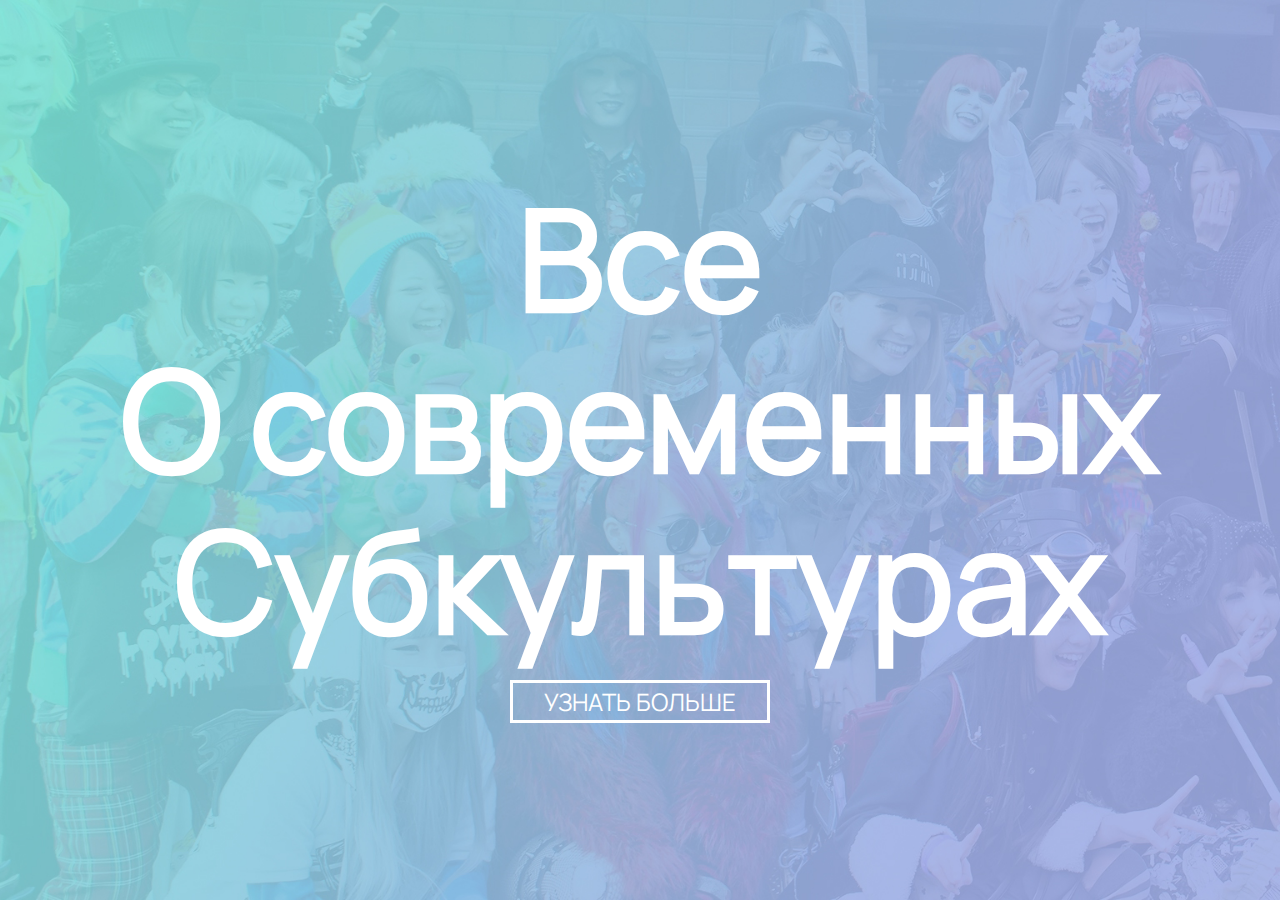
<file: index.html>
<!DOCTYPE html>
<html lang="en">
<head>
	<meta charset="UTF-8">
	<title>Все о субкультурах</title>
	<link rel="stylesheet" href="css/normalize.css">
	<link rel="stylesheet" href="css/main.css">
	<meta name="viewport" content="width=device-width initial-scale=1">
</head>
<body>
	
	<section class="intro">
		<div class="section-title">
			<div class="sup-title">
			<h1 >Все</h1>
				<h1>
					О современных
				</h1>
				<h1>
					Субкультурах
				</h1>
			</div>
			<button class="intro-btn">
				<a href="pages/homepage/homepage.html" class="btn-link" >Узнать больше</a>
			</button>
		</div>
	</section>
	
</body>
</html>
</file>
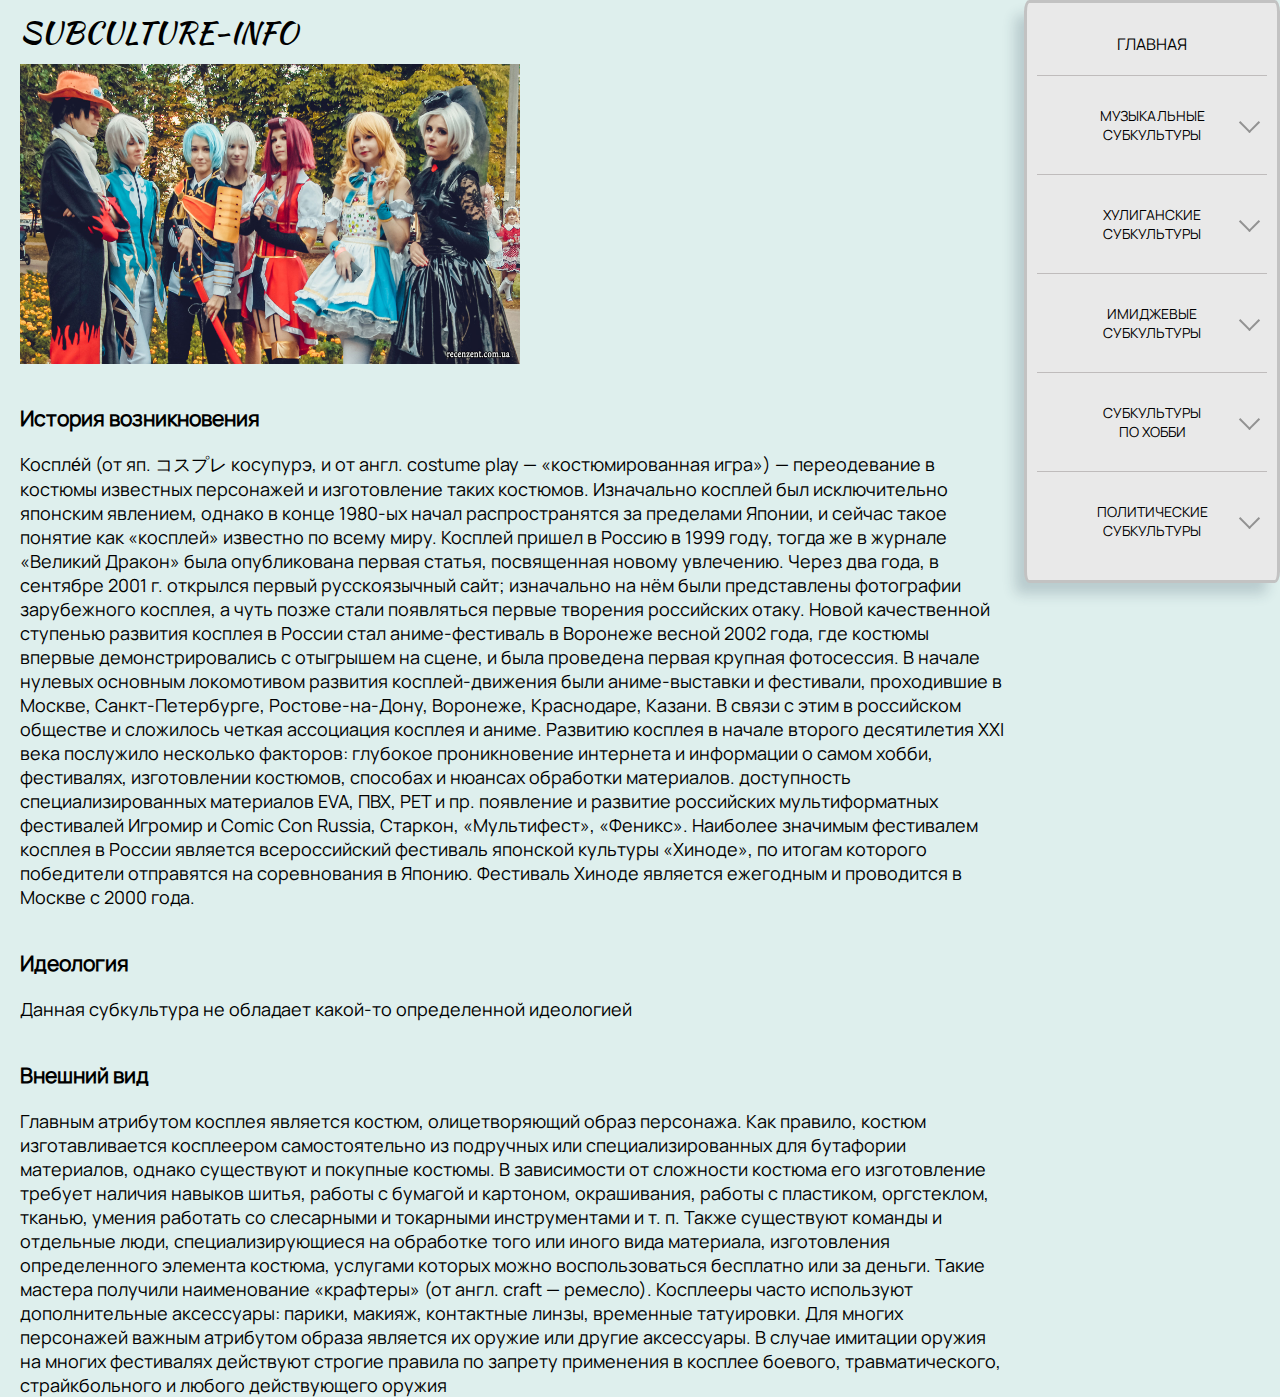
<file: pages/fashion/cosplay/index.html>
<!DOCTYPE html>
<html lang="en">
<head>
	<meta name="viewport" content="width=device-width initial-scale=1">
	<meta charset="UTF-8">
	<title>Косплей</title>
	<link rel="stylesheet" href="../../сss/main.css">
</head>
<body>
<div class="wrapper">
	<header class="header">
			<div class="logo">
				subculture-info
			</div>	

			<div class="menu-toggle">
				<div class="toggle">
		
				</div>
			</div>
	</header>


			<div class="sidebar">
		<a href="../../homepage/homepage.html" class="home-link">Главная</a>
		<button class="menu-button "><span class="btn-text">Музыкальные <p>субкультуры</p></span></button>
			<div class="list ">
				<div class='list-item'><a href='../../musical/alternative/alternative.html'>Альтернативщики</a></div>
				<div class='list-item'><a href="../../musical/got/got.html">Готы</a></div>
				<div class='list-item'><a href="../../musical/metall/index.html">Металлисты</a></div>
				<div class='list-item'><a href="../../musical/punk/index.html">Панки</a></div>
				<div class='list-item'><a href="../../musical/rock/index.html">Рокеры</a></div>
				<div class='list-item'><a href="../../musical/hip-hop/index.html">Хип-хоп (рэперы)</a></div>
				<div class='list-item'><a href="../../musical/emo/emo.html">Эмо</a></div>
				<div class='list-item'><a href="../../musical/folk/folk.html">Фолкеры</a></div>
				<div class='list-item'><a href="../../musical/rave/index.html">Рейверы</a></div>
			</div>
		
		<button class="menu-button"><span class="btn-text">Хулиганские <p>субкультуры</p></span></button>
			<div class="list ">

				<div class='list-item'><a href="../../hooligan/gopniki/index.html">Гопники</a></div>
				<div class='list-item'><a href="../../hooligan/ultras/index.html">Ультрас</a></div>
				<div class='list-item'><a href="../../hooligan/football/index.html">Футбольные хулиганы</a></div>
				<div class='list-item'><a href="../../hooligan/offniki/index.html">Офники</a></div>
			</div>
		<button class="menu-button"><span class="btn-text">Имиджевые <p>субкультуры</p></span></button>
			<div class="list ">
				<div class='list-item'><a href="../../fashion/visualkei/index.html">Visualkei </a></div>
				<div class='list-item'> <a href="../../fashion/cybergot/index.html">Кибер-готы</a></div>
				<div class='list-item'><a href="../../fashion/cosplay/index.html">Косплей</a></div>
				<div class='list-item'><a href="../../fashion/teddy/index.html">Тедди-бои</a></div>
				<div class='list-item'><a href="../../fashion/freaks/index.html">Фрики</a></div>
			</div>
		
		<button class="menu-button"><span class="btn-text">Субкультуры  <p>по хобби</p></span></button>
			<div class="list ">
				<div class='list-item'><a href="../../hobby/baiker/index.html">Байкеры</a></div>
				<div class='list-item'> <a href="../../hobby/raiter/index.html">Райтеры</a></div>
				<div class='list-item'><a href="../../hobby/traicer/index.html">Трейсеры</a></div>
				<div class='list-item'><a href="../../hobby/hacker/index.html">Хакеры</a></div>
				<div class='list-item'><a href="../../hobby/otaku/index.html">Отаку</a></div>
				<div class='list-item'><a href="../../hobby/gamer/index.html">Геймеры</a></div>
				<div class='list-item'><a href="../../hobby/furri/index.html">Фурри</a></div>
			</div>
		
		<button class="menu-button"><span class="btn-text">Политические<p>субкультуры</p></span></button>
			<div class="list ">
				<div class='list-item'><a href="../../political/anarch-punk/anarch-punk.html">Анархо-панки</a></div>
				<div class='list-item'><a href="../../political/antifa/index.html">Антифа</a></div>
				<div class='list-item'><a href="../../political/sharpskin/index.html">SHARP-скинхеды</a></div>
				<div class='list-item'><a href="../../political/hcskin/index.html">НС-скинхеды</a></div>
				<div class='list-item'><a href="../../political/newage/index.html">Нью-Эйдж</a></div>
				<div class='list-item'><a href="../../political/Straight edge/index.html">Стрейт-Эйджеры</a></div>
				<div class='list-item'><a href="../../political/hipsters/index.html">Хипстеры</a></div>
				<div class='list-item'><a href="../../political/yuppi/index.html">Яппи</a></div>

			</div>
		</div>

		<div class="container">
			<div class="intro">
				<div class="intro-header">
					<img src="002-anime-festival.jpg" alt="image" class="sub-img">
					<div class="nav">
						<div class="nav-item">
							<a href="#history" class="nav-link first-link">История возникновения</a>
						</div>
						
						<div class="nav-item">
							<a href="#ideology" class="nav-link">Идеология</a>
						</div>
						
						<div class="nav-item">
							<a href="#visual" class="nav-link">Внешний вид</a>
						</div>
					</div>
				</div>



				<div class="text-description" id='history'>
						<h3 class="text-title">История возникновения</h3>

							Коспле́й (от яп. コスプレ косупурэ, и от англ. costume play — «костюмированная игра») — переодевание в костюмы известных персонажей и изготовление таких костюмов.

							Изначально косплей был исключительно японским явлением, однако в конце 1980-ых начал распространятся за пределами Японии, и сейчас такое понятие как «косплей» известно по всему миру.

							Косплей пришел в Россию в 1999 году, тогда же в журнале «Великий Дракон» была опубликована первая статья, посвященная новому увлечению. Через два года, в сентябре 2001 г. открылся первый русскоязычный сайт; изначально на нём были представлены фотографии зарубежного косплея, а чуть позже стали появляться первые творения российских отаку. Новой качественной ступенью развития косплея в России стал аниме-фестиваль в Воронеже весной 2002 года, где костюмы впервые демонстрировались с отыгрышем на сцене, и была проведена первая крупная фотосессия. В начале нулевых основным локомотивом развития косплей-движения были аниме-выставки и фестивали, проходившие в Москве, Санкт-Петербурге, Ростове-на-Дону, Воронеже, Краснодаре, Казани. В связи с этим в российском обществе и сложилось четкая ассоциация косплея и аниме.

							Развитию косплея в начале второго десятилетия XXI века послужило несколько факторов:

							глубокое проникновение интернета и информации о самом хобби, фестивалях, изготовлении костюмов, способах и нюансах обработки материалов.
							доступность специализированных материалов EVA, ПВХ, PET и пр.
							появление и развитие российских мультиформатных фестивалей Игромир и Comic Con Russia, Старкон, «Мультифест», «Феникс».
							Наиболее значимым фестивалем косплея в России является всероссийский фестиваль японской культуры «Хиноде», по итогам которого победители отправятся на соревнования в Японию. Фестиваль Хиноде является ежегодным и проводится в Москве с 2000 года.



				
				<div class="text-description" id='ideology'>
						<h3 class="text-title">Идеология</h3>

							Данная субкультура не обладает какой-то определенной идеологией
				</div>



				<div class="text-description" id='visual'>
						<h3 class="text-title">Внешний вид</h3>


						Главным атрибутом косплея является костюм, олицетворяющий образ персонажа. Как правило, костюм изготавливается косплеером самостоятельно из подручных или специализированных для бутафории материалов, однако существуют и покупные костюмы. В зависимости от сложности костюма его изготовление требует наличия навыков шитья, работы с бумагой и картоном, окрашивания, работы с пластиком, оргстеклом, тканью, умения работать со слесарными и токарными инструментами и т. п.

						Также существуют команды и отдельные люди, специализирующиеся на обработке того или иного вида материала, изготовления определенного элемента костюма, услугами которых можно воспользоваться бесплатно или за деньги. Такие мастера получили наименование «крафтеры» (от англ. craft — ремесло).

						Косплееры часто используют дополнительные аксессуары: парики, макияж, контактные линзы, временные татуировки. Для многих персонажей важным атрибутом образа является их оружие или другие аксессуары. В случае имитации оружия на многих фестивалях действуют строгие правила по запрету применения в косплее боевого, травматического, страйкбольного и любого действующего оружия
				</div>

			</div>

		</div>
	</div>	
	<script src="../../js/app.js"></script>
</body>
</html>
</file>
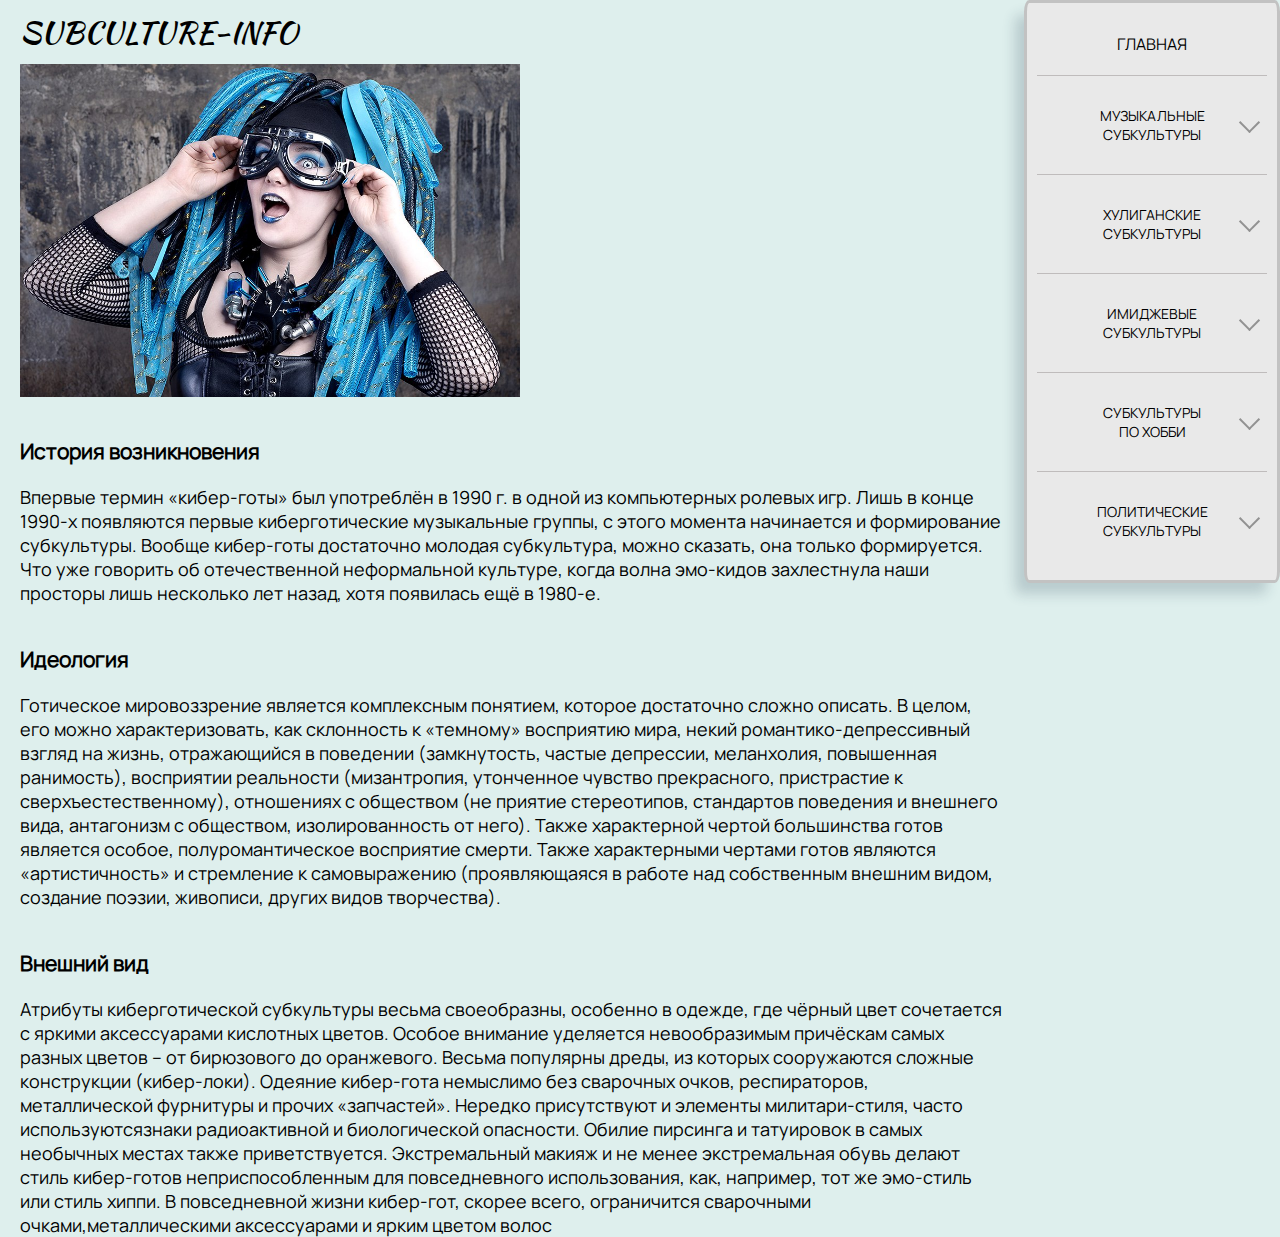
<file: pages/fashion/cybergot/index.html>
<!DOCTYPE html>
<html lang="en">
<head>
	<meta name="viewport" content="width=device-width initial-scale=1">
	<meta charset="UTF-8">
	<title>Кибер готы</title>
	<link rel="stylesheet" href="../../сss/main.css">
</head>
<body>
<div class="wrapper">
	<header class="header">
			<div class="logo">
				subculture-info
			</div>	

			<div class="menu-toggle">
				<div class="toggle">
		
				</div>
			</div>
	</header>


			<div class="sidebar">
		<a href="../../homepage/homepage.html" class="home-link">Главная</a>
		<button class="menu-button "><span class="btn-text">Музыкальные <p>субкультуры</p></span></button>
			<div class="list ">
				<div class='list-item'><a href='../../musical/alternative/alternative.html'>Альтернативщики</a></div>
				<div class='list-item'><a href="../../musical/got/got.html">Готы</a></div>
				<div class='list-item'><a href="../../musical/metall/index.html">Металлисты</a></div>
				<div class='list-item'><a href="../../musical/punk/index.html">Панки</a></div>
				<div class='list-item'><a href="../../musical/rock/index.html">Рокеры</a></div>
				<div class='list-item'><a href="../../musical/hip-hop/index.html">Хип-хоп (рэперы)</a></div>
				<div class='list-item'><a href="../../musical/emo/emo.html">Эмо</a></div>
				<div class='list-item'><a href="../../musical/folk/folk.html">Фолкеры</a></div>
				<div class='list-item'><a href="../../musical/rave/index.html">Рейверы</a></div>
			</div>
		
		<button class="menu-button"><span class="btn-text">Хулиганские <p>субкультуры</p></span></button>
			<div class="list ">

				<div class='list-item'><a href="../../hooligan/gopniki/index.html">Гопники</a></div>
				<div class='list-item'><a href="../../hooligan/ultras/index.html">Ультрас</a></div>
				<div class='list-item'><a href="../../hooligan/football/index.html">Футбольные хулиганы</a></div>
				<div class='list-item'><a href="../../hooligan/offniki/index.html">Офники</a></div>
			</div>
		<button class="menu-button"><span class="btn-text">Имиджевые <p>субкультуры</p></span></button>
			<div class="list ">
				<div class='list-item'><a href="../../fashion/visualkei/index.html">Visualkei </a></div>
				<div class='list-item'> <a href="../../fashion/cybergot/index.html">Кибер-готы</a></div>
				<div class='list-item'><a href="../../fashion/cosplay/index.html">Косплей</a></div>
				<div class='list-item'><a href="../../fashion/teddy/index.html">Тедди-бои</a></div>
				<div class='list-item'><a href="../../fashion/freaks/index.html">Фрики</a></div>
			</div>
		
		<button class="menu-button"><span class="btn-text">Субкультуры  <p>по хобби</p></span></button>
			<div class="list ">
				<div class='list-item'><a href="../../hobby/baiker/index.html">Байкеры</a></div>
				<div class='list-item'> <a href="../../hobby/raiter/index.html">Райтеры</a></div>
				<div class='list-item'><a href="../../hobby/traicer/index.html">Трейсеры</a></div>
				<div class='list-item'><a href="../../hobby/hacker/index.html">Хакеры</a></div>
				<div class='list-item'><a href="../../hobby/otaku/index.html">Отаку</a></div>
				<div class='list-item'><a href="../../hobby/gamer/index.html">Геймеры</a></div>
				<div class='list-item'><a href="../../hobby/furri/index.html">Фурри</a></div>
			</div>
		
		<button class="menu-button"><span class="btn-text">Политические<p>субкультуры</p></span></button>
			<div class="list ">
				<div class='list-item'><a href="../../political/anarch-punk/anarch-punk.html">Анархо-панки</a></div>
				<div class='list-item'><a href="../../political/antifa/index.html">Антифа</a></div>
				<div class='list-item'><a href="../../political/sharpskin/index.html">SHARP-скинхеды</a></div>
				<div class='list-item'><a href="../../political/hcskin/index.html">НС-скинхеды</a></div>
				<div class='list-item'><a href="../../political/newage/index.html">Нью-Эйдж</a></div>
				<div class='list-item'><a href="../../political/Straight edge/index.html">Стрейт-Эйджеры</a></div>
				<div class='list-item'><a href="../../political/hipsters/index.html">Хипстеры</a></div>
				<div class='list-item'><a href="../../political/yuppi/index.html">Яппи</a></div>

			</div>
		</div>

		<div class="container">
			<div class="intro">
				<div class="intro-header">
					<img src="kiber-loki-s-golubymi-i-chernymi-lokami-3000.jpg" alt="image" class="sub-img">
					<div class="nav">
						<div class="nav-item">
							<a href="#history" class="nav-link first-link">История возникновения</a>
						</div>
						
						<div class="nav-item">
							<a href="#ideology" class="nav-link">Идеология</a>
						</div>
						
						<div class="nav-item">
							<a href="#visual" class="nav-link">Внешний вид</a>
						</div>
					</div>
				</div>



				<div class="text-description" id='history'>
						<h3 class="text-title">История возникновения</h3>


						Впервые термин «кибер-готы» был употреблён в 1990 г. в одной из компьютерных ролевых игр. Лишь в конце 1990-х появляются первые киберготические музыкальные группы, с этого момента начинается и формирование субкультуры. Вообще кибер-готы достаточно молодая субкультура, можно сказать, она только формируется. Что уже говорить об отечественной неформальной культуре, когда волна эмо-кидов захлестнула наши просторы лишь несколько лет назад, хотя появилась ещё в 1980-е.



				
				<div class="text-description" id='ideology'>
						<h3 class="text-title">Идеология</h3>


						Готическое мировоззрение является комплексным понятием, которое достаточно сложно описать. В целом, его можно характеризовать, как склонность к «темному» восприятию мира, некий романтико-депрессивный взгляд на жизнь, отражающийся в поведении (замкнутость, частые депрессии, меланхолия, повышенная ранимость), восприятии реальности (мизантропия, утонченное чувство прекрасного, пристрастие к сверхъестественному), отношениях с обществом (не приятие стереотипов, стандартов поведения и внешнего вида, антагонизм с обществом, изолированность от него).

						Также характерной чертой большинства готов является особое, полуромантическое восприятие смерти. Также характерными чертами готов являются «артистичность» и стремление к самовыражению (проявляющаяся в работе над собственным внешним видом, создание поэзии, живописи, других видов творчества).
				</div>



				<div class="text-description" id='visual'>
						<h3 class="text-title">Внешний вид</h3>


						Атрибуты киберготической субкультуры весьма своеобразны, особенно в одежде, где чёрный цвет сочетается с яркими аксессуарами кислотных цветов. Особое внимание уделяется невообразимым причёскам самых разных цветов – от бирюзового до оранжевого. Весьма популярны дреды, из которых сооружаются сложные конструкции (кибер-локи). Одеяние кибер-гота немыслимо без сварочных очков, респираторов, металлической фурнитуры и прочих «запчастей». Нередко присутствуют и элементы милитари-стиля, часто используютсязнаки радиоактивной и биологической опасности. Обилие пирсинга и татуировок в самых необычных местах также приветствуется. Экстремальный макияж и не менее экстремальная обувь делают стиль кибер-готов неприспособленным для повседневного использования, как, например, тот же эмо-стиль или стиль хиппи. В повседневной жизни кибер-гот, скорее всего, ограничится сварочными очками,металлическими аксессуарами и ярким цветом волос
				</div>

			</div>

		</div>
	</div>	
	<script src="../../js/app.js"></script>
</body>
</html>
</file>
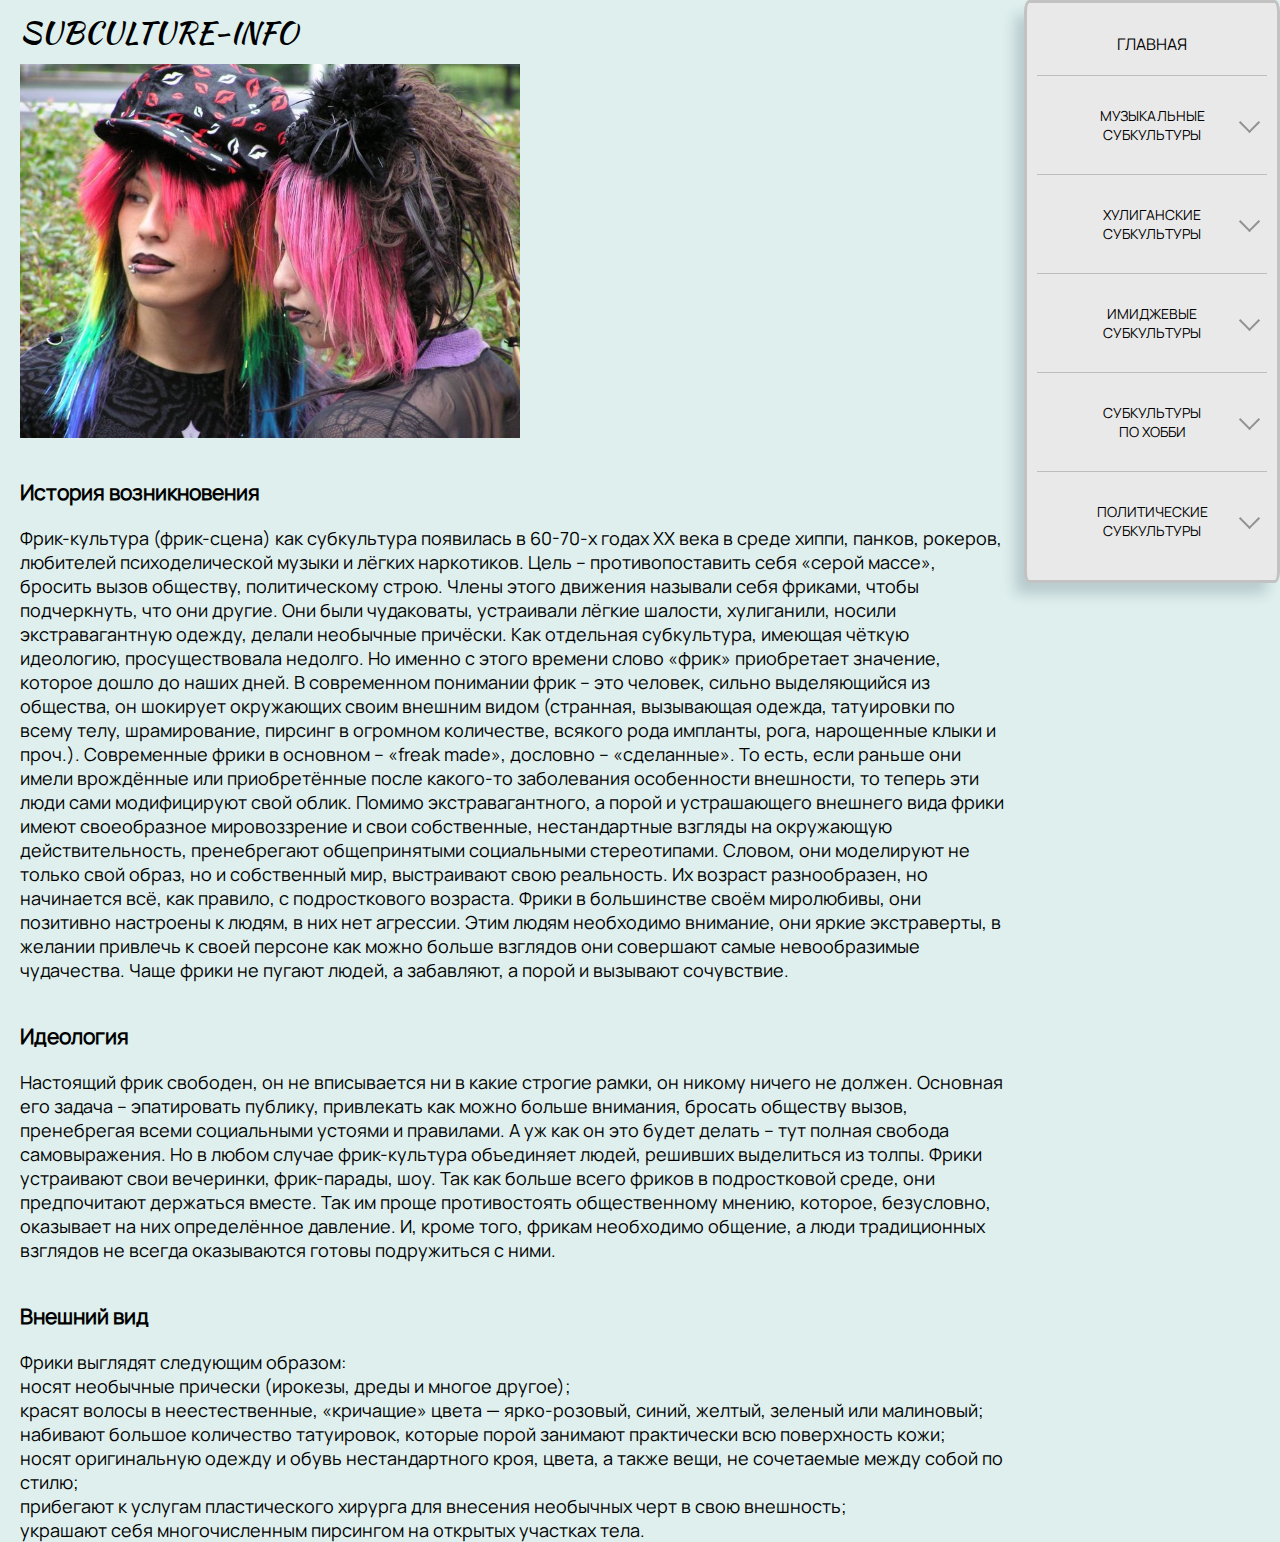
<file: pages/fashion/freaks/index.html>
<!DOCTYPE html>
<html lang="en">
<head>
	<meta name="viewport" content="width=device-width initial-scale=1">
	<meta charset="UTF-8">
	<title>Фрики</title>
	<link rel="stylesheet" href="../../сss/main.css">
</head>
<body>
<div class="wrapper">
	<header class="header">
			<div class="logo">
				subculture-info
			</div>	

			<div class="menu-toggle">
				<div class="toggle">
		
				</div>
			</div>
	</header>


			<div class="sidebar">
		<a href="../../homepage/homepage.html" class="home-link">Главная</a>
		<button class="menu-button "><span class="btn-text">Музыкальные <p>субкультуры</p></span></button>
			<div class="list ">
				<div class='list-item'><a href='../../musical/alternative/alternative.html'>Альтернативщики</a></div>
				<div class='list-item'><a href="../../musical/got/got.html">Готы</a></div>
				<div class='list-item'><a href="../../musical/metall/index.html">Металлисты</a></div>
				<div class='list-item'><a href="../../musical/punk/index.html">Панки</a></div>
				<div class='list-item'><a href="../../musical/rock/index.html">Рокеры</a></div>
				<div class='list-item'><a href="../../musical/hip-hop/index.html">Хип-хоп (рэперы)</a></div>
				<div class='list-item'><a href="../../musical/emo/emo.html">Эмо</a></div>
				<div class='list-item'><a href="../../musical/folk/folk.html">Фолкеры</a></div>
				<div class='list-item'><a href="../../musical/rave/index.html">Рейверы</a></div>
			</div>
		
		<button class="menu-button"><span class="btn-text">Хулиганские <p>субкультуры</p></span></button>
			<div class="list ">

				<div class='list-item'><a href="../../hooligan/gopniki/index.html">Гопники</a></div>
				<div class='list-item'><a href="../../hooligan/ultras/index.html">Ультрас</a></div>
				<div class='list-item'><a href="../../hooligan/football/index.html">Футбольные хулиганы</a></div>
				<div class='list-item'><a href="../../hooligan/offniki/index.html">Офники</a></div>
			</div>
		<button class="menu-button"><span class="btn-text">Имиджевые <p>субкультуры</p></span></button>
			<div class="list ">
				<div class='list-item'><a href="../../fashion/visualkei/index.html">Visualkei </a></div>
				<div class='list-item'> <a href="../../fashion/cybergot/index.html">Кибер-готы</a></div>
				<div class='list-item'><a href="../../fashion/cosplay/index.html">Косплей</a></div>
				<div class='list-item'><a href="../../fashion/teddy/index.html">Тедди-бои</a></div>
				<div class='list-item'><a href="../../fashion/freaks/index.html">Фрики</a></div>
			</div>
		
		<button class="menu-button"><span class="btn-text">Субкультуры  <p>по хобби</p></span></button>
			<div class="list ">
				<div class='list-item'><a href="../../hobby/baiker/index.html">Байкеры</a></div>
				<div class='list-item'> <a href="../../hobby/raiter/index.html">Райтеры</a></div>
				<div class='list-item'><a href="../../hobby/traicer/index.html">Трейсеры</a></div>
				<div class='list-item'><a href="../../hobby/hacker/index.html">Хакеры</a></div>
				<div class='list-item'><a href="../../hobby/otaku/index.html">Отаку</a></div>
				<div class='list-item'><a href="../../hobby/gamer/index.html">Геймеры</a></div>
				<div class='list-item'><a href="../../hobby/furri/index.html">Фурри</a></div>
			</div>
		
		<button class="menu-button"><span class="btn-text">Политические<p>субкультуры</p></span></button>
			<div class="list ">
				<div class='list-item'><a href="../../political/anarch-punk/anarch-punk.html">Анархо-панки</a></div>
				<div class='list-item'><a href="../../political/antifa/index.html">Антифа</a></div>
				<div class='list-item'><a href="../../political/sharpskin/index.html">SHARP-скинхеды</a></div>
				<div class='list-item'><a href="../../political/hcskin/index.html">НС-скинхеды</a></div>
				<div class='list-item'><a href="../../political/newage/index.html">Нью-Эйдж</a></div>
				<div class='list-item'><a href="../../political/Straight edge/index.html">Стрейт-Эйджеры</a></div>
				<div class='list-item'><a href="../../political/hipsters/index.html">Хипстеры</a></div>
				<div class='list-item'><a href="../../political/yuppi/index.html">Яппи</a></div>

			</div>
		</div>

		<div class="container">
			<div class="intro">
				<div class="intro-header">
					<img src="1467547064_friki-1.jpg" alt="image" class="sub-img">
					<div class="nav">
						<div class="nav-item">
							<a href="#history" class="nav-link first-link">История возникновения</a>
						</div>
						
						<div class="nav-item">
							<a href="#ideology" class="nav-link">Идеология</a>
						</div>
						
						<div class="nav-item">
							<a href="#visual" class="nav-link">Внешний вид</a>
						</div>
					</div>
				</div>



				<div class="text-description" id='history'>
						<h3 class="text-title">История возникновения</h3>

							Фрик-культура (фрик-сцена) как субкультура появилась в 60-70-х годах XX века в среде хиппи, панков, рокеров, любителей психоделической музыки и лёгких наркотиков. Цель – противопоставить себя «серой массе», бросить вызов обществу, политическому строю. Члены этого движения называли себя фриками, чтобы подчеркнуть, что они другие. Они были чудаковаты, устраивали лёгкие шалости, хулиганили, носили экстравагантную одежду, делали необычные причёски. Как отдельная субкультура, имеющая чёткую идеологию, просуществовала недолго. Но именно с этого времени слово «фрик» приобретает значение, которое дошло до наших дней. В современном понимании фрик – это человек, сильно выделяющийся из общества, он шокирует окружающих своим внешним видом (странная, вызывающая одежда, татуировки по всему телу, шрамирование, пирсинг в огромном количестве, всякого рода импланты, рога, нарощенные клыки и проч.). Современные фрики в основном – «freak made», дословно – «сделанные». То есть, если раньше они имели врождённые или приобретённые после какого-то заболевания особенности внешности, то теперь эти люди сами модифицируют свой облик. Помимо экстравагантного, а порой и устрашающего внешнего вида фрики имеют своеобразное мировоззрение и свои собственные, нестандартные взгляды на окружающую действительность, пренебрегают общепринятыми социальными стереотипами. Словом, они моделируют не только свой образ, но и собственный мир, выстраивают свою реальность. Их возраст разнообразен, но начинается всё, как правило, с подросткового возраста. Фрики в большинстве своём миролюбивы, они позитивно настроены к людям, в них нет агрессии. Этим людям необходимо внимание, они яркие экстраверты, в желании привлечь к своей персоне как можно больше взглядов они совершают самые невообразимые чудачества. Чаще фрики не пугают людей, а забавляют, а порой и вызывают сочувствие.		
				<div class="text-description" id='ideology'>
						<h3 class="text-title">Идеология</h3>

							Настоящий фрик свободен, он не вписывается ни в какие строгие рамки, он никому ничего не должен. Основная его задача – эпатировать публику, привлекать как можно больше внимания, бросать обществу вызов, пренебрегая всеми социальными устоями и правилами. А уж как он это будет делать – тут полная свобода самовыражения. Но в любом случае фрик-культура объединяет людей, решивших выделиться из толпы. Фрики устраивают свои вечеринки, фрик-парады, шоу. Так как больше всего фриков в подростковой среде, они предпочитают держаться вместе. Так им проще противостоять общественному мнению, которое, безусловно, оказывает на них определённое давление. И, кроме того, фрикам необходимо общение, а люди традиционных взглядов не всегда оказываются готовы подружиться с ними.
				</div>



				<div class="text-description" id='visual'>
						<h3 class="text-title">Внешний вид</h3>


						<p>Фрики выглядят следующим образом:</p>
						<p>носят необычные прически (ирокезы, дреды и многое другое);</p>
						<p>красят волосы в неестественные, «кричащие» цвета — ярко-розовый, синий, желтый, зеленый или малиновый;</p>
						<p>набивают большое количество татуировок, которые порой занимают практически всю поверхность кожи;</p>
						<p>носят оригинальную одежду и обувь нестандартного кроя, цвета, а также вещи, не сочетаемые между собой по стилю;</p>
						<p>прибегают к услугам пластического хирурга для внесения необычных черт в свою внешность;</p>
						<p>украшают себя многочисленным пирсингом на открытых участках тела.</p>
				</div>

			</div>

		</div>
	</div>	
	<script src="../../js/app.js"></script>
</body>
</html>
</file>
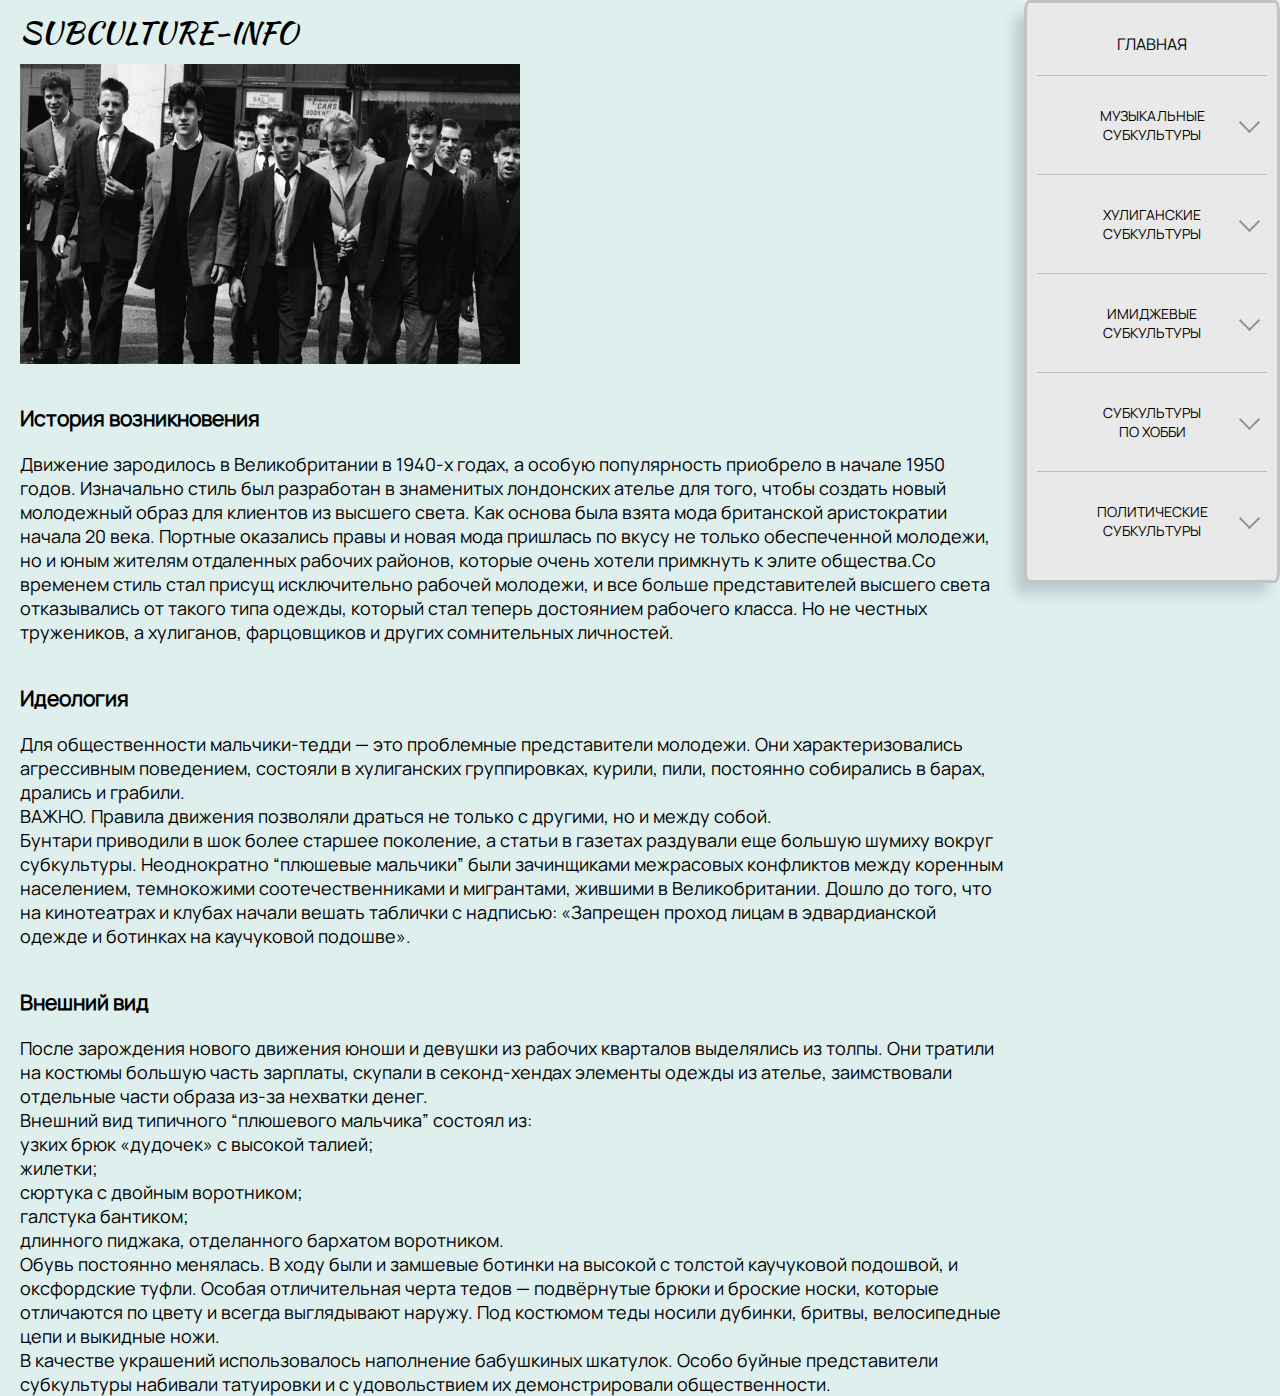
<file: pages/fashion/teddy/index.html>
<!DOCTYPE html>
<html lang="en">
<head>
	<meta name="viewport" content="width=device-width initial-scale=1">
	<meta charset="UTF-8">
	<title>Тедди-бои</title>
	<link rel="stylesheet" href="../../сss/main.css">
</head>
<body>
<div class="wrapper">
	<header class="header">
			<div class="logo">
				subculture-info
			</div>	

			<div class="menu-toggle">
				<div class="toggle">
		
				</div>
			</div>
	</header>


			<div class="sidebar">
		<a href="../../homepage/homepage.html" class="home-link">Главная</a>
		<button class="menu-button "><span class="btn-text">Музыкальные <p>субкультуры</p></span></button>
			<div class="list ">
				<div class='list-item'><a href='../../musical/alternative/alternative.html'>Альтернативщики</a></div>
				<div class='list-item'><a href="../../musical/got/got.html">Готы</a></div>
				<div class='list-item'><a href="../../musical/metall/index.html">Металлисты</a></div>
				<div class='list-item'><a href="../../musical/punk/index.html">Панки</a></div>
				<div class='list-item'><a href="../../musical/rock/index.html">Рокеры</a></div>
				<div class='list-item'><a href="../../musical/hip-hop/index.html">Хип-хоп (рэперы)</a></div>
				<div class='list-item'><a href="../../musical/emo/emo.html">Эмо</a></div>
				<div class='list-item'><a href="../../musical/folk/folk.html">Фолкеры</a></div>
				<div class='list-item'><a href="../../musical/rave/index.html">Рейверы</a></div>
			</div>
		
		<button class="menu-button"><span class="btn-text">Хулиганские <p>субкультуры</p></span></button>
			<div class="list ">

				<div class='list-item'><a href="../../hooligan/gopniki/index.html">Гопники</a></div>
				<div class='list-item'><a href="../../hooligan/ultras/index.html">Ультрас</a></div>
				<div class='list-item'><a href="../../hooligan/football/index.html">Футбольные хулиганы</a></div>
				<div class='list-item'><a href="../../hooligan/offniki/index.html">Офники</a></div>
			</div>
		<button class="menu-button"><span class="btn-text">Имиджевые <p>субкультуры</p></span></button>
			<div class="list ">
				<div class='list-item'><a href="../../fashion/visualkei/index.html">Visualkei </a></div>
				<div class='list-item'> <a href="../../fashion/cybergot/index.html">Кибер-готы</a></div>
				<div class='list-item'><a href="../../fashion/cosplay/index.html">Косплей</a></div>
				<div class='list-item'><a href="../../fashion/teddy/index.html">Тедди-бои</a></div>
				<div class='list-item'><a href="../../fashion/freaks/index.html">Фрики</a></div>
			</div>
		
		<button class="menu-button"><span class="btn-text">Субкультуры  <p>по хобби</p></span></button>
			<div class="list ">
				<div class='list-item'><a href="../../hobby/baiker/index.html">Байкеры</a></div>
				<div class='list-item'> <a href="../../hobby/raiter/index.html">Райтеры</a></div>
				<div class='list-item'><a href="../../hobby/traicer/index.html">Трейсеры</a></div>
				<div class='list-item'><a href="../../hobby/hacker/index.html">Хакеры</a></div>
				<div class='list-item'><a href="../../hobby/otaku/index.html">Отаку</a></div>
				<div class='list-item'><a href="../../hobby/gamer/index.html">Геймеры</a></div>
				<div class='list-item'><a href="../../hobby/furri/index.html">Фурри</a></div>
			</div>
		
		<button class="menu-button"><span class="btn-text">Политические<p>субкультуры</p></span></button>
			<div class="list ">
				<div class='list-item'><a href="../../political/anarch-punk/anarch-punk.html">Анархо-панки</a></div>
				<div class='list-item'><a href="../../political/antifa/index.html">Антифа</a></div>
				<div class='list-item'><a href="../../political/sharpskin/index.html">SHARP-скинхеды</a></div>
				<div class='list-item'><a href="../../political/hcskin/index.html">НС-скинхеды</a></div>
				<div class='list-item'><a href="../../political/newage/index.html">Нью-Эйдж</a></div>
				<div class='list-item'><a href="../../political/Straight edge/index.html">Стрейт-Эйджеры</a></div>
				<div class='list-item'><a href="../../political/hipsters/index.html">Хипстеры</a></div>
				<div class='list-item'><a href="../../political/yuppi/index.html">Яппи</a></div>

			</div>
		</div>

		<div class="container">
			<div class="intro">
				<div class="intro-header">
					<img src="Youth_Sub_Cultures_Teddy_Boys_1956.jpg" alt="image" class="sub-img">
					<div class="nav">
						<div class="nav-item">
							<a href="#history" class="nav-link first-link">История возникновения</a>
						</div>
						
						<div class="nav-item">
							<a href="#ideology" class="nav-link">Идеология</a>
						</div>
						
						<div class="nav-item">
							<a href="#visual" class="nav-link">Внешний вид</a>
						</div>
					</div>
				</div>



				<div class="text-description" id='history'>
						<h3 class="text-title">История возникновения</h3>


						Движение зародилось в Великобритании в 1940-х годах, а особую популярность приобрело в начале 1950 годов. Изначально стиль был разработан в знаменитых лондонских ателье для того, чтобы создать новый молодежный образ для клиентов из высшего света. Как основа была взята мода британской аристократии начала 20 века.
						Портные оказались правы и новая мода пришлась по вкусу не только обеспеченной молодежи, но и юным жителям отдаленных рабочих районов, которые очень хотели примкнуть к элите общества.Со временем стиль стал присущ исключительно рабочей молодежи, и все больше представителей высшего света отказывались от такого типа одежды, который стал теперь достоянием рабочего класса. Но не честных тружеников, а хулиганов, фарцовщиков и других сомнительных личностей.



				
				<div class="text-description" id='ideology'>
						<h3 class="text-title">Идеология</h3>

							Для общественности мальчики-тедди — это проблемные представители молодежи. Они характеризовались агрессивным поведением, состояли в хулиганских группировках, курили, пили, постоянно собирались в барах, дрались и грабили.
							<p>ВАЖНО. Правила движения позволяли драться не только с другими, но и между собой.</p>
							Бунтари приводили в шок более старшее поколение, а статьи в газетах раздували еще большую шумиху вокруг субкультуры. Неоднократно “плюшевые мальчики” были зачинщиками межрасовых конфликтов между коренным населением, темнокожими соотечественниками и мигрантами, жившими в Великобритании.
							Дошло до того, что на кинотеатрах и клубах начали вешать таблички с надписью: «Запрещен проход лицам в эдвардианской одежде и ботинках на каучуковой подошве».
				</div>



				<div class="text-description" id='visual'>
						<h3 class="text-title">Внешний вид</h3>


						После зарождения нового движения юноши и девушки из рабочих кварталов выделялись из толпы. Они тратили на костюмы большую часть зарплаты, скупали в секонд-хендах элементы одежды из ателье, заимствовали отдельные части образа из-за нехватки денег.

						<p>Внешний вид типичного “плюшевого мальчика” состоял из:</p>

						<p>узких брюк «дудочек» с высокой талией;</p>
						<p>жилетки;</p>
						<p>сюртука с двойным воротником;</p>
						<p>галстука бантиком;</p>
						<p>длинного пиджака, отделанного бархатом воротником.</p>
						<p>Обувь постоянно менялась. В ходу были и замшевые ботинки на высокой с толстой каучуковой подошвой, и оксфордские туфли. Особая отличительная черта тедов — подвёрнутые брюки и броские носки, которые отличаются по цвету и всегда выглядывают наружу. Под костюмом теды носили дубинки, бритвы, велосипедные цепи и выкидные ножи.</p>

						В качестве украшений использовалось наполнение бабушкиных шкатулок. Особо буйные представители субкультуры набивали татуировки и с удовольствием их демонстрировали общественности.
				</div>

			</div>

		</div>
	</div>	
	<script src="../../js/app.js"></script>
</body>
</html>
</file>
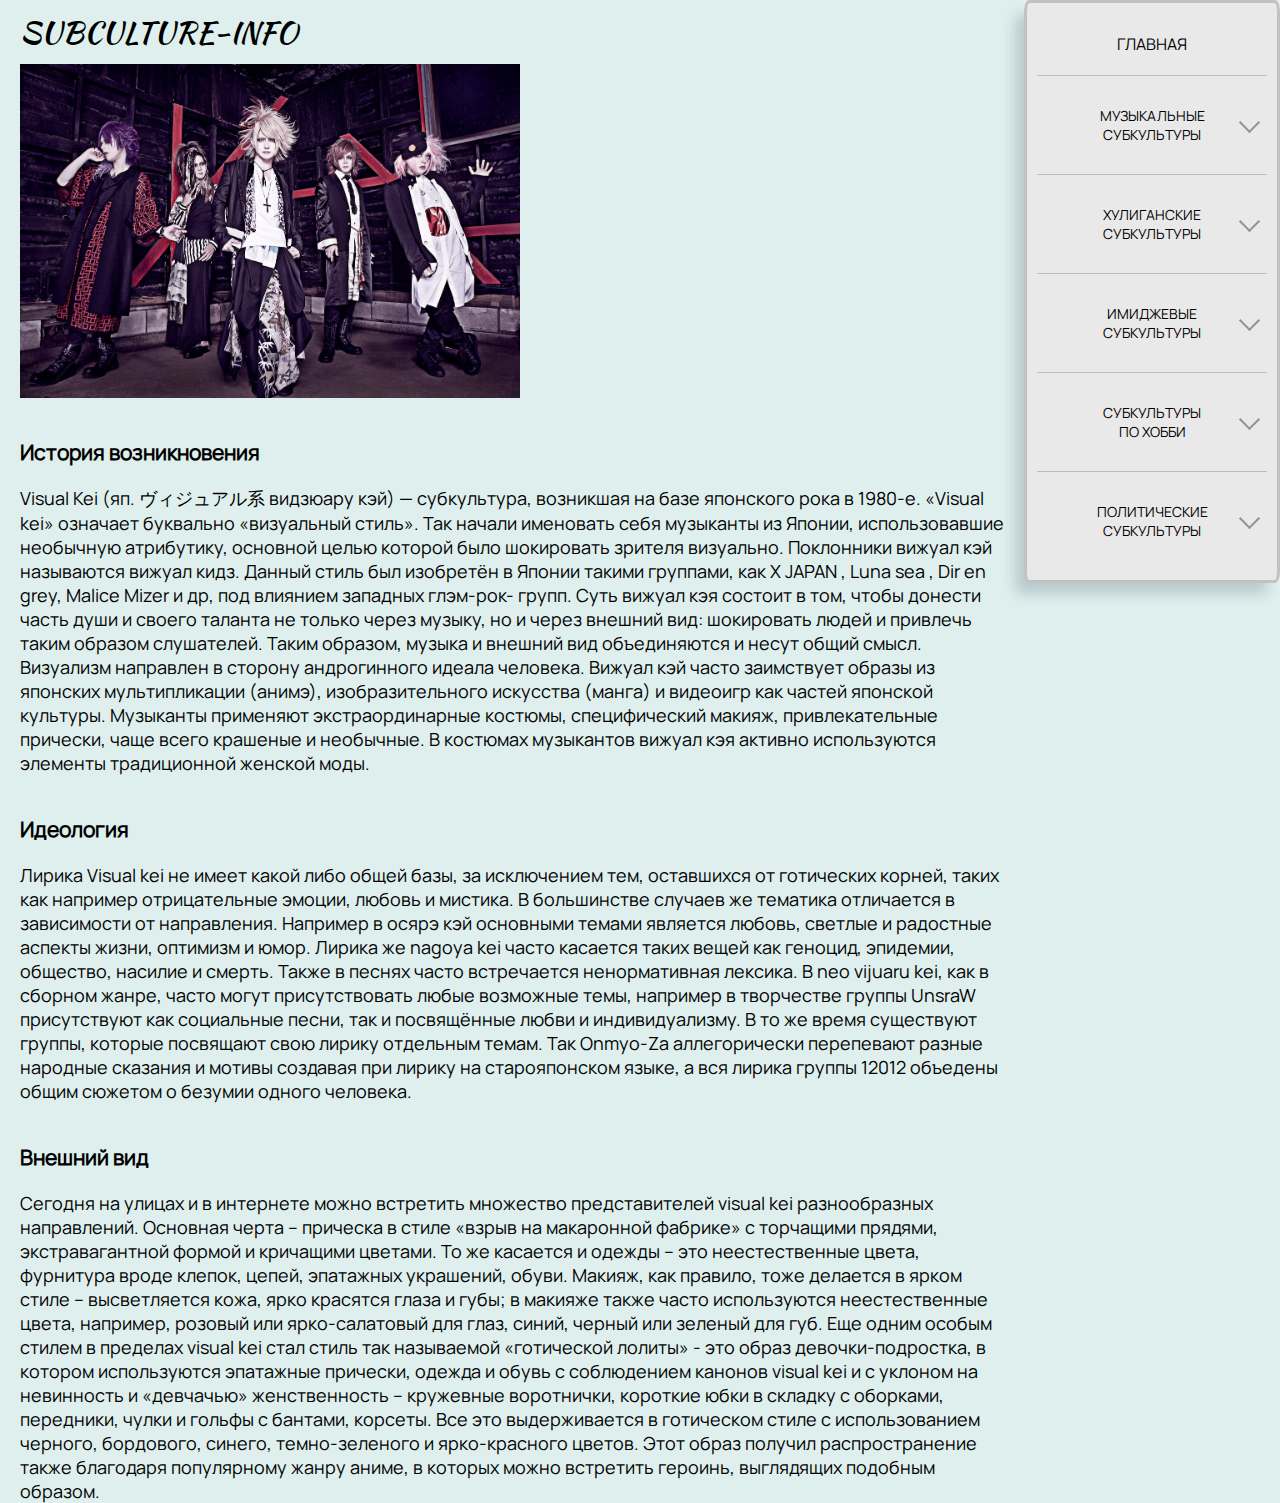
<file: pages/fashion/visualkei/index.html>
<!DOCTYPE html>
<html lang="en">
<head>
	<meta name="viewport" content="width=device-width initial-scale=1">
	<meta charset="UTF-8">
	<title>Visual Kei</title>
	<link rel="stylesheet" href="../../сss/main.css">
</head>
<body>
<div class="wrapper">
	<header class="header">
			<div class="logo">
				subculture-info
			</div>	

			<div class="menu-toggle">
				<div class="toggle">
		
				</div>
			</div>
	</header>


			<div class="sidebar">
		<a href="../../homepage/homepage.html" class="home-link">Главная</a>
		<button class="menu-button "><span class="btn-text">Музыкальные <p>субкультуры</p></span></button>
			<div class="list ">
				<div class='list-item'><a href='../../musical/alternative/alternative.html'>Альтернативщики</a></div>
				<div class='list-item'><a href="../../musical/got/got.html">Готы</a></div>
				<div class='list-item'><a href="../../musical/metall/index.html">Металлисты</a></div>
				<div class='list-item'><a href="../../musical/punk/index.html">Панки</a></div>
				<div class='list-item'><a href="../../musical/rock/index.html">Рокеры</a></div>
				<div class='list-item'><a href="../../musical/hip-hop/index.html">Хип-хоп (рэперы)</a></div>
				<div class='list-item'><a href="../../musical/emo/emo.html">Эмо</a></div>
				<div class='list-item'><a href="../../musical/folk/folk.html">Фолкеры</a></div>
				<div class='list-item'><a href="../../musical/rave/index.html">Рейверы</a></div>
			</div>
		
		<button class="menu-button"><span class="btn-text">Хулиганские <p>субкультуры</p></span></button>
			<div class="list ">

				<div class='list-item'><a href="../../hooligan/gopniki/index.html">Гопники</a></div>
				<div class='list-item'><a href="../../hooligan/ultras/index.html">Ультрас</a></div>
				<div class='list-item'><a href="../../hooligan/football/index.html">Футбольные хулиганы</a></div>
				<div class='list-item'><a href="../../hooligan/offniki/index.html">Офники</a></div>
			</div>
		<button class="menu-button"><span class="btn-text">Имиджевые <p>субкультуры</p></span></button>
			<div class="list ">
				<div class='list-item'><a href="../../fashion/visualkei/index.html">Visualkei </a></div>
				<div class='list-item'> <a href="../../fashion/cybergot/index.html">Кибер-готы</a></div>
				<div class='list-item'><a href="../../fashion/cosplay/index.html">Косплей</a></div>
				<div class='list-item'><a href="../../fashion/teddy/index.html">Тедди-бои</a></div>
				<div class='list-item'><a href="../../fashion/freaks/index.html">Фрики</a></div>
			</div>
		
		<button class="menu-button"><span class="btn-text">Субкультуры  <p>по хобби</p></span></button>
			<div class="list ">
				<div class='list-item'><a href="../../hobby/baiker/index.html">Байкеры</a></div>
				<div class='list-item'> <a href="../../hobby/raiter/index.html">Райтеры</a></div>
				<div class='list-item'><a href="../../hobby/traicer/index.html">Трейсеры</a></div>
				<div class='list-item'><a href="../../hobby/hacker/index.html">Хакеры</a></div>
				<div class='list-item'><a href="../../hobby/otaku/index.html">Отаку</a></div>
				<div class='list-item'><a href="../../hobby/gamer/index.html">Геймеры</a></div>
				<div class='list-item'><a href="../../hobby/furri/index.html">Фурри</a></div>
			</div>
		
		<button class="menu-button"><span class="btn-text">Политические<p>субкультуры</p></span></button>
			<div class="list ">
				<div class='list-item'><a href="../../political/anarch-punk/anarch-punk.html">Анархо-панки</a></div>
				<div class='list-item'><a href="../../political/antifa/index.html">Антифа</a></div>
				<div class='list-item'><a href="../../political/sharpskin/index.html">SHARP-скинхеды</a></div>
				<div class='list-item'><a href="../../political/hcskin/index.html">НС-скинхеды</a></div>
				<div class='list-item'><a href="../../political/newage/index.html">Нью-Эйдж</a></div>
				<div class='list-item'><a href="../../political/Straight edge/index.html">Стрейт-Эйджеры</a></div>
				<div class='list-item'><a href="../../political/hipsters/index.html">Хипстеры</a></div>
				<div class='list-item'><a href="../../political/yuppi/index.html">Яппи</a></div>

			</div>
		</div>

		<div class="container">
			<div class="intro">
				<div class="intro-header">
					<img src="cxyssvmuuailvsp.jpg" alt="image" class="sub-img">
					<div class="nav">
						<div class="nav-item">
							<a href="#history" class="nav-link first-link">История возникновения</a>
						</div>
						
						<div class="nav-item">
							<a href="#ideology" class="nav-link">Идеология</a>
						</div>
						
						<div class="nav-item">
							<a href="#visual" class="nav-link">Внешний вид</a>
						</div>
					</div>
				</div>



				<div class="text-description" id='history'>
						<h3 class="text-title">История возникновения</h3>


						Visual Kei (яп. ヴィジュアル系 видзюару кэй) — субкультура, возникшая на базе японского рока в 1980-е. «Visual kei» означает буквально «визуальный стиль». Так начали именовать себя музыканты из Японии, использовавшие необычную атрибутику, основной целью которой было шокировать зрителя визуально. Поклонники вижуал кэй называются вижуал кидз.

						Данный стиль был изобретён в Японии такими группами, как X JAPAN , Luna sea , Dir en grey, Malice Mizer и др, под влиянием западных глэм-рок- групп. Суть вижуал кэя состоит в том, чтобы донести часть души и своего таланта не только через музыку, но и через внешний вид: шокировать людей и привлечь таким образом слушателей. Таким образом, музыка и внешний вид объединяются и несут общий смысл. Визуализм направлен в сторону андрогинного идеала человека.

						Вижуал кэй часто заимствует образы из японских мультипликации (анимэ), изобразительного искусства (манга) и видеоигр как частей японской культуры. Музыканты применяют экстраординарные костюмы, специфический макияж, привлекательные прически, чаще всего крашеные и необычные. В костюмах музыкантов вижуал кэя активно используются элементы традиционной женской моды.



				
				<div class="text-description" id='ideology'>
						<h3 class="text-title">Идеология</h3>

							Лирика Visual kei не имеет какой либо общей базы, за исключением тем, оставшихся от готических корней, таких как например отрицательные эмоции, любовь и мистика. В большинстве случаев же тематика отличается в зависимости от направления. Например в осярэ кэй основными темами является любовь, светлые и радостные аспекты жизни, оптимизм и юмор.  Лирика же nagoya kei часто касается таких вещей как геноцид, эпидемии, общество, насилие и смерть. Также в песнях часто встречается ненормативная лексика. В neo vijuaru kei, как в сборном жанре, часто могут присутствовать любые возможные темы, например в творчестве группы UnsraW присутствуют как социальные песни, так и посвящённые любви и индивидуализму. В то же время существуют группы, которые посвящают свою лирику отдельным темам. Так Onmyo-Za аллегорически перепевают разные народные сказания и мотивы создавая при лирику на старояпонском языке, а вся лирика группы 12012 объедены общим сюжетом о безумии одного человека.
				</div>



				<div class="text-description" id='visual'>
						<h3 class="text-title">Внешний вид</h3>


						Сегодня на улицах и в интернете можно встретить множество представителей visual kei разнообразных направлений. Основная черта – прическа в стиле «взрыв на макаронной фабрике» с торчащими прядями, экстравагантной формой и кричащими цветами. То же касается и одежды – это неестественные цвета, фурнитура вроде клепок, цепей, эпатажных украшений, обуви. Макияж, как правило, тоже делается в ярком стиле – высветляется кожа, ярко красятся глаза и губы; в макияже также часто используются неестественные цвета, например, розовый или ярко-салатовый для глаз, синий, черный или зеленый для губ.

						Еще одним особым стилем в пределах visual kei стал стиль так называемой «готической лолиты» - это образ девочки-подростка, в котором используются эпатажные прически, одежда и обувь с соблюдением канонов visual kei и с уклоном на невинность и «девчачью» женственность – кружевные воротнички, короткие юбки в складку с оборками, передники, чулки и гольфы с бантами, корсеты. Все это выдерживается в готическом стиле с использованием черного, бордового, синего, темно-зеленого и ярко-красного цветов. Этот образ получил распространение также благодаря популярному жанру аниме, в которых можно встретить героинь, выглядящих подобным образом.
				</div>

			</div>

		</div>
	</div>	
	<script src="../../js/app.js"></script>
</body>
</html>
</file>
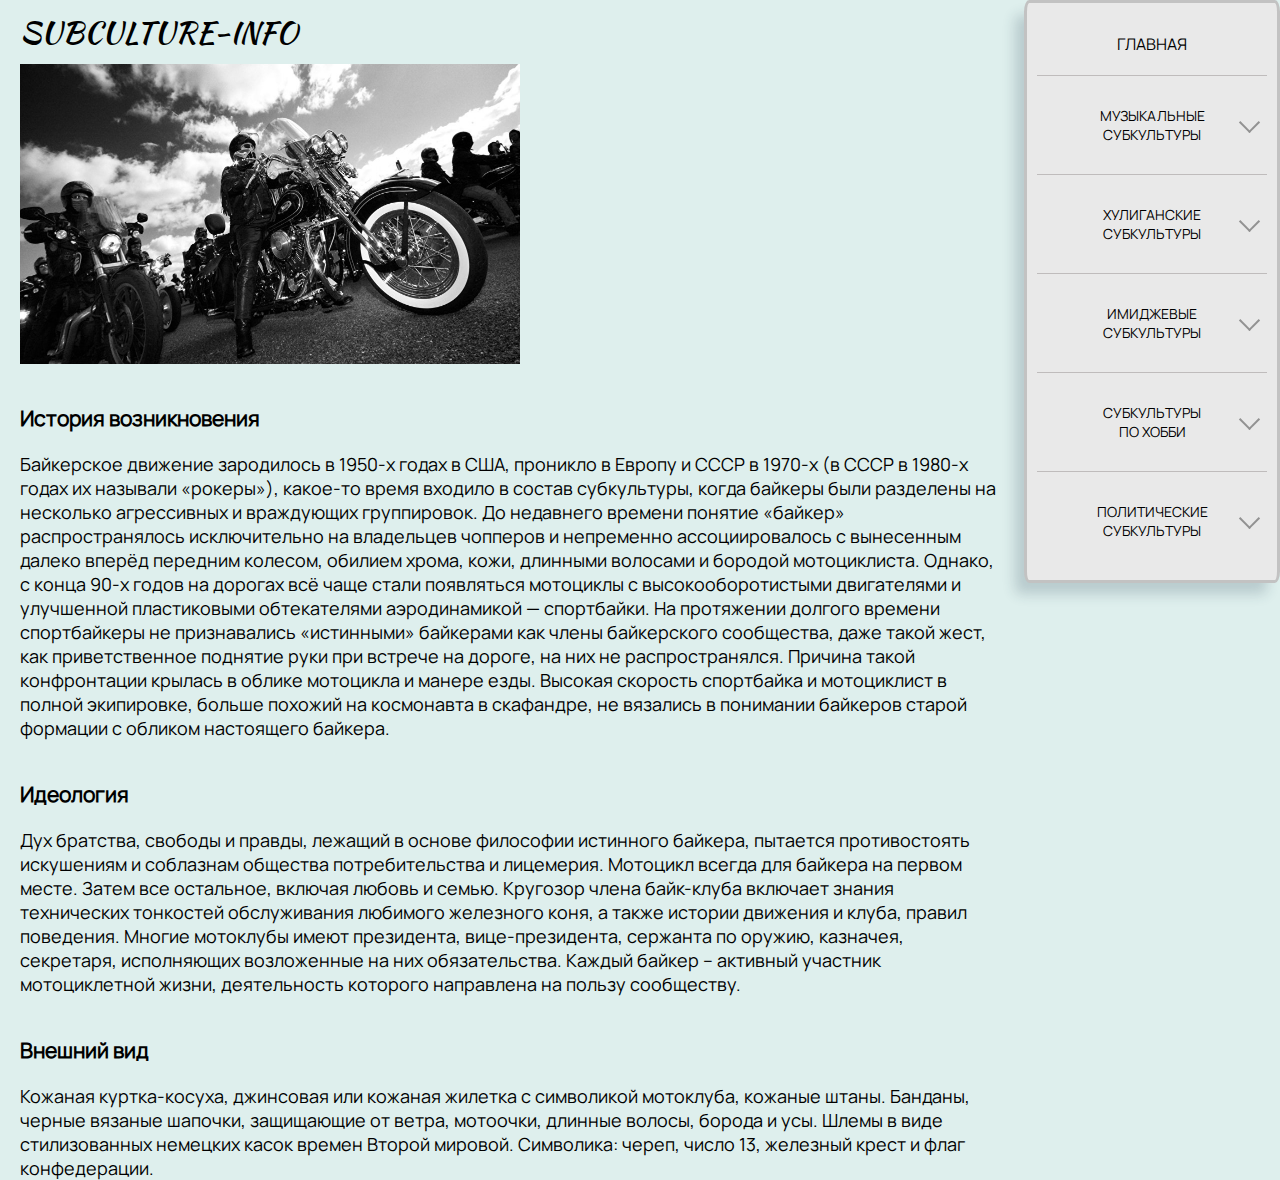
<file: pages/hobby/baiker/index.html>
<!DOCTYPE html>
<html lang="en">
<head>
	<meta name="viewport" content="width=device-width initial-scale=1">
	<meta charset="UTF-8">
	<title>Байкеры</title>
	<link rel="stylesheet" href="../../сss/main.css">
</head>
<body>
<div class="wrapper">
	<header class="header">
			<div class="logo">
				subculture-info
			</div>	

			<div class="menu-toggle">
				<div class="toggle">
		
				</div>
			</div>
	</header>


			<div class="sidebar">
		<a href="../../homepage/homepage.html" class="home-link">Главная</a>
		<button class="menu-button "><span class="btn-text">Музыкальные <p>субкультуры</p></span></button>
			<div class="list ">
				<div class='list-item'><a href='../../musical/alternative/alternative.html'>Альтернативщики</a></div>
				<div class='list-item'><a href="../../musical/got/got.html">Готы</a></div>
				<div class='list-item'><a href="../../musical/metall/index.html">Металлисты</a></div>
				<div class='list-item'><a href="../../musical/punk/index.html">Панки</a></div>
				<div class='list-item'><a href="../../musical/rock/index.html">Рокеры</a></div>
				<div class='list-item'><a href="../../musical/hip-hop/index.html">Хип-хоп (рэперы)</a></div>
				<div class='list-item'><a href="../../musical/emo/emo.html">Эмо</a></div>
				<div class='list-item'><a href="../../musical/folk/folk.html">Фолкеры</a></div>
				<div class='list-item'><a href="../../musical/rave/index.html">Рейверы</a></div>
			</div>
		
		<button class="menu-button"><span class="btn-text">Хулиганские <p>субкультуры</p></span></button>
			<div class="list ">

				<div class='list-item'><a href="../../hooligan/gopniki/index.html">Гопники</a></div>
				<div class='list-item'><a href="../../hooligan/ultras/index.html">Ультрас</a></div>
				<div class='list-item'><a href="../../hooligan/football/index.html">Футбольные хулиганы</a></div>
				<div class='list-item'><a href="../../hooligan/offniki/index.html">Офники</a></div>
			</div>
		<button class="menu-button"><span class="btn-text">Имиджевые <p>субкультуры</p></span></button>
			<div class="list ">
				<div class='list-item'><a href="../../fashion/visualkei/index.html">Visualkei </a></div>
				<div class='list-item'> <a href="../../fashion/cybergot/index.html">Кибер-готы</a></div>
				<div class='list-item'><a href="../../fashion/cosplay/index.html">Косплей</a></div>
				<div class='list-item'><a href="../../fashion/teddy/index.html">Тедди-бои</a></div>
				<div class='list-item'><a href="../../fashion/freaks/index.html">Фрики</a></div>
			</div>
		
		<button class="menu-button"><span class="btn-text">Субкультуры  <p>по хобби</p></span></button>
			<div class="list ">
				<div class='list-item'><a href="../baiker/index.html">Байкеры</a></div>
				<div class='list-item'> <a href="../raiter/index.html">Райтеры</a></div>
				<div class='list-item'><a href="../traicer/index.html">Трейсеры</a></div>
				<div class='list-item'><a href="../hacker/index.html">Хакеры</a></div>
				<div class='list-item'><a href="../otaku/index.html">Отаку</a></div>
				<div class='list-item'><a href="../gamer/index.html">Геймеры</a></div>
				<div class='list-item'><a href="../furri/index.html">Фурри</a></div>
			</div>
		
		<button class="menu-button"><span class="btn-text">Политические<p>субкультуры</p></span></button>
			<div class="list ">
				<div class='list-item'><a href="../../political/anarch-punk/anarch-punk.html">Анархо-панки</a></div>
				<div class='list-item'><a href="../../political/antifa/index.html">Антифа</a></div>
				<div class='list-item'><a href="../../political/sharpskin/index.html">SHARP-скинхеды</a></div>
				<div class='list-item'><a href="../../political/hcskin/index.html">НС-скинхеды</a></div>
				<div class='list-item'><a href="../../political/newage/index.html">Нью-Эйдж</a></div>
				<div class='list-item'><a href="../../political/Straight edge/index.html">Стрейт-Эйджеры</a></div>
				<div class='list-item'><a href="../../political/hipsters/index.html">Хипстеры</a></div>
				<div class='list-item'><a href="../../political/yuppi/index.html">Яппи</a></div>

			</div>
		</div>

		<div class="container">
			<div class="intro">
				<div class="intro-header">
					<img src="bajk-foto.jpg" alt="image" class="sub-img">
					<div class="nav">
						<div class="nav-item">
							<a href="#history" class="nav-link first-link">История возникновения</a>
						</div>
						
						<div class="nav-item">
							<a href="#ideology" class="nav-link">Идеология</a>
						</div>
						
						<div class="nav-item">
							<a href="#visual" class="nav-link">Внешний вид</a>
						</div>
					</div>
				</div>



				<div class="text-description" id='history'>
						<h3 class="text-title">История возникновения</h3>

							Байкерское движение зародилось в 1950-х годах в США, проникло в Европу и СССР в 1970-х (в СССР в 1980-х годах их называли «рокеры»), какое-то время входило в состав субкультуры, когда байкеры были разделены на несколько агрессивных и враждующих группировок.

							До недавнего времени понятие «байкер» распространялось исключительно на владельцев чопперов и непременно ассоциировалось с вынесенным далеко вперёд передним колесом, обилием хрома, кожи, длинными волосами и бородой мотоциклиста. Однако, с конца 90-х годов на дорогах всё чаще стали появляться мотоциклы с высокооборотистыми двигателями и улучшенной пластиковыми обтекателями аэродинамикой — спортбайки. На протяжении долгого времени спортбайкеры не признавались «истинными» байкерами как члены байкерского сообщества, даже такой жест, как приветственное поднятие руки при встрече на дороге, на них не распространялся. Причина такой конфронтации крылась в облике мотоцикла и манере езды. Высокая скорость спортбайка и мотоциклист в полной экипировке, больше похожий на космонавта в скафандре, не вязались в понимании байкеров старой формации с обликом настоящего байкера.



				
				<div class="text-description" id='ideology'>
						<h3 class="text-title">Идеология</h3>

							Дух братства, свободы и правды, лежащий в основе философии истинного байкера, пытается противостоять искушениям и соблазнам общества потребительства и лицемерия. Мотоцикл всегда для байкера на первом месте. Затем все остальное, включая любовь и семью.

							Кругозор члена байк-клуба включает знания технических тонкостей обслуживания любимого железного коня, а также истории движения и клуба, правил поведения. Многие мотоклубы имеют президента, вице-президента, сержанта по оружию, казначея, секретаря, исполняющих возложенные на них обязательства. Каждый байкер – активный участник мотоциклетной жизни, деятельность которого направлена на пользу сообществу.
				</div>



				<div class="text-description" id='visual'>
						<h3 class="text-title">Внешний вид</h3>


						Кожаная куртка-косуха, джинсовая или кожаная жилетка с символикой мотоклуба, кожаные штаны. Банданы, черные вязаные шапочки, защищающие от ветра, мотоочки, длинные волосы, борода и усы. Шлемы в виде стилизованных немецких касок времен Второй мировой. Символика: череп, число 13, железный крест и флаг конфедерации.
				</div>

			</div>

		</div>
	</div>	
	<script src="../../js/app.js"></script>
</body>
</html>
</file>
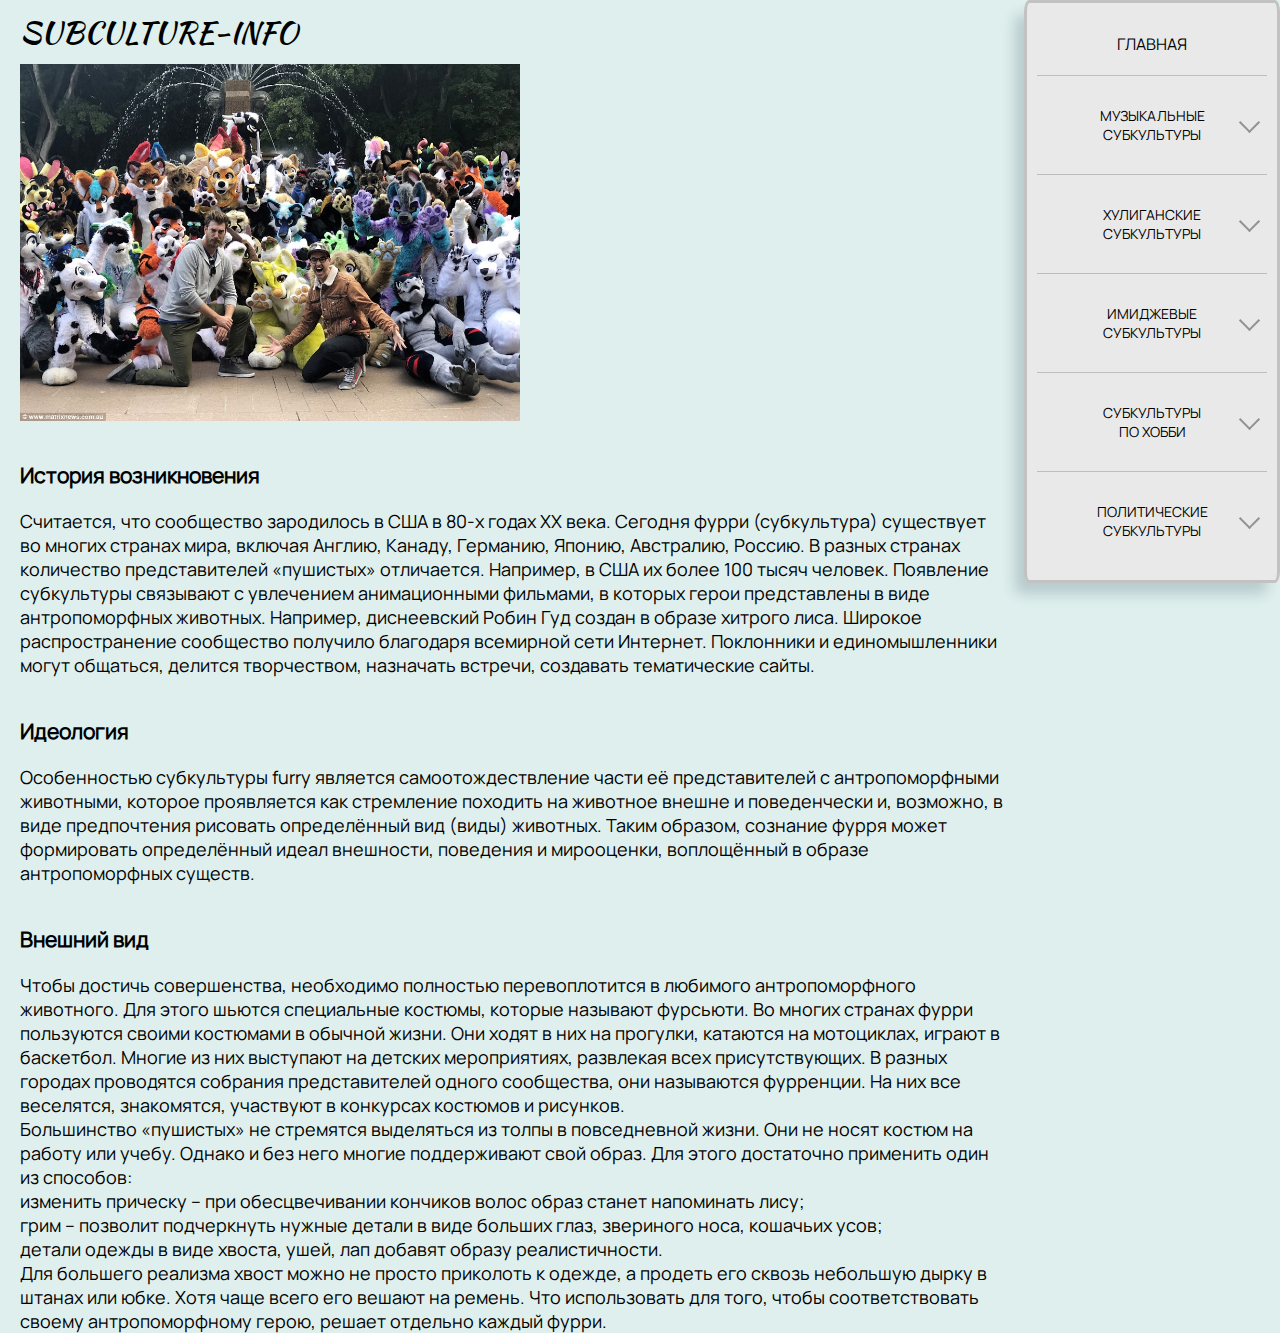
<file: pages/hobby/furri/index.html>
<!DOCTYPE html>
<html lang="en">
<head>
	<meta name="viewport" content="width=device-width initial-scale=1">
	<meta charset="UTF-8">
	<title>Фурри</title>
	<link rel="stylesheet" href="../../сss/main.css">
</head>
<body>
<div class="wrapper">
	<header class="header">
			<div class="logo">
				subculture-info
			</div>	

			<div class="menu-toggle">
				<div class="toggle">
		
				</div>
			</div>
	</header>


			<div class="sidebar">
		<a href="../../homepage/homepage.html" class="home-link">Главная</a>
		<button class="menu-button "><span class="btn-text">Музыкальные <p>субкультуры</p></span></button>
			<div class="list ">
				<div class='list-item'><a href='../../musical/alternative/alternative.html'>Альтернативщики</a></div>
				<div class='list-item'><a href="../../musical/got/got.html">Готы</a></div>
				<div class='list-item'><a href="../../musical/metall/index.html">Металлисты</a></div>
				<div class='list-item'><a href="../../musical/punk/index.html">Панки</a></div>
				<div class='list-item'><a href="../../musical/rock/index.html">Рокеры</a></div>
				<div class='list-item'><a href="../../musical/hip-hop/index.html">Хип-хоп (рэперы)</a></div>
				<div class='list-item'><a href="../../musical/emo/emo.html">Эмо</a></div>
				<div class='list-item'><a href="../../musical/folk/folk.html">Фолкеры</a></div>
				<div class='list-item'><a href="../../musical/rave/index.html">Рейверы</a></div>
			</div>
		
		<button class="menu-button"><span class="btn-text">Хулиганские <p>субкультуры</p></span></button>
			<div class="list ">

				<div class='list-item'><a href="../../hooligan/gopniki/index.html">Гопники</a></div>
				<div class='list-item'><a href="../../hooligan/ultras/index.html">Ультрас</a></div>
				<div class='list-item'><a href="../../hooligan/football/index.html">Футбольные хулиганы</a></div>
				<div class='list-item'><a href="../../hooligan/offniki/index.html">Офники</a></div>
			</div>
		<button class="menu-button"><span class="btn-text">Имиджевые <p>субкультуры</p></span></button>
			<div class="list ">
				<div class='list-item'><a href="../../fashion/visualkei/index.html">Visualkei </a></div>
				<div class='list-item'> <a href="../../fashion/cybergot/index.html">Кибер-готы</a></div>
				<div class='list-item'><a href="../../fashion/cosplay/index.html">Косплей</a></div>
				<div class='list-item'><a href="../../fashion/teddy/index.html">Тедди-бои</a></div>
				<div class='list-item'><a href="../../fashion/freaks/index.html">Фрики</a></div>
			</div>
		
		<button class="menu-button"><span class="btn-text">Субкультуры  <p>по хобби</p></span></button>
			<div class="list ">
				<div class='list-item'><a href="../baiker/index.html">Байкеры</a></div>
				<div class='list-item'> <a href="../raiter/index.html">Райтеры</a></div>
				<div class='list-item'><a href="../traicer/index.html">Трейсеры</a></div>
				<div class='list-item'><a href="../hacker/index.html">Хакеры</a></div>
				<div class='list-item'><a href="../otaku/index.html">Отаку</a></div>
				<div class='list-item'><a href="../gamer/index.html">Геймеры</a></div>
				<div class='list-item'><a href="../furri/index.html">Фурри</a></div>
			</div>
		
		<button class="menu-button"><span class="btn-text">Политические<p>субкультуры</p></span></button>
			<div class="list ">
				<div class='list-item'><a href="../../political/anarch-punk/anarch-punk.html">Анархо-панки</a></div>
				<div class='list-item'><a href="../../political/antifa/index.html">Антифа</a></div>
				<div class='list-item'><a href="../../political/sharpskin/index.html">SHARP-скинхеды</a></div>
				<div class='list-item'><a href="../../political/hcskin/index.html">НС-скинхеды</a></div>
				<div class='list-item'><a href="../../political/newage/index.html">Нью-Эйдж</a></div>
				<div class='list-item'><a href="../../political/Straight edge/index.html">Стрейт-Эйджеры</a></div>
				<div class='list-item'><a href="../../political/hipsters/index.html">Хипстеры</a></div>
				<div class='list-item'><a href="../../political/yuppi/index.html">Яппи</a></div>

			</div>
		</div>

		<div class="container">
			<div class="intro">
				<div class="intro-header">
					<img src="4EA32F9C00000578-6001887-image-a-3_1532775002185.jpg" alt="image" class="sub-img">
					<div class="nav">
						<div class="nav-item">
							<a href="#history" class="nav-link first-link">История возникновения</a>
						</div>
						
						<div class="nav-item">
							<a href="#ideology" class="nav-link">Идеология</a>
						</div>
						
						<div class="nav-item">
							<a href="#visual" class="nav-link">Внешний вид</a>
						</div>
					</div>
				</div>



				<div class="text-description" id='history'>
						<h3 class="text-title">История возникновения</h3>

							Считается, что сообщество зародилось в США в 80-х годах ХХ века. Сегодня фурри (субкультура) существует во многих странах мира, включая Англию, Канаду, Германию, Японию, Австралию, Россию. В разных странах количество представителей «пушистых» отличается. Например, в США их более 100 тысяч человек. Появление субкультуры связывают с увлечением анимационными фильмами, в которых герои представлены в виде антропоморфных животных. Например, диснеевский Робин Гуд создан в образе хитрого лиса.
							Широкое распространение сообщество получило благодаря всемирной сети Интернет. Поклонники и единомышленники могут общаться, делится творчеством, назначать встречи, создавать тематические сайты.


				
				<div class="text-description" id='ideology'>
						<h3 class="text-title">Идеология</h3>

							Особенностью субкультуры furry является самоотождествление части её представителей с антропоморфными животными, которое проявляется как стремление походить на животное внешне и поведенчески и, возможно, в виде предпочтения рисовать определённый вид (виды) животных. Таким образом, сознание фурря может формировать определённый идеал внешности, поведения и мирооценки, воплощённый в образе антропоморфных существ.
				</div>



				<div class="text-description" id='visual'>
						<h3 class="text-title">Внешний вид</h3>


						Чтобы достичь совершенства, необходимо полностью перевоплотится в любимого антропоморфного животного. Для этого шьются специальные костюмы, которые называют фурсьюти. Во многих странах фурри пользуются своими костюмами в обычной жизни. Они ходят в них на прогулки, катаются на мотоциклах, играют в баскетбол. Многие из них выступают на детских мероприятиях, развлекая всех присутствующих. В разных городах проводятся собрания представителей одного сообщества, они называются фурренции. На них все веселятся, знакомятся, участвуют в конкурсах костюмов и рисунков.


						<p>Большинство «пушистых» не стремятся выделяться из толпы в повседневной жизни. Они не носят костюм на работу или учебу. Однако и без него многие поддерживают свой образ. Для этого достаточно применить один из способов: </p>

						<p>изменить прическу – при обесцвечивании кончиков волос образ станет напоминать лису;</p>
						<p>грим – позволит подчеркнуть нужные детали в виде больших глаз, звериного носа, кошачьих усов; </p>
						<p>детали одежды в виде хвоста, ушей, лап добавят образу реалистичности.</p>
						<p>Для большего реализма хвост можно не просто приколоть к одежде, а продеть его сквозь небольшую дырку в штанах или юбке. Хотя чаще всего его вешают на ремень. Что использовать для того, чтобы соответствовать своему антропоморфному герою, решает отдельно каждый фурри.</p>
				</div>

			</div>

		</div>
	</div>	
	<script src="../../js/app.js"></script>
</body>
</html>
</file>
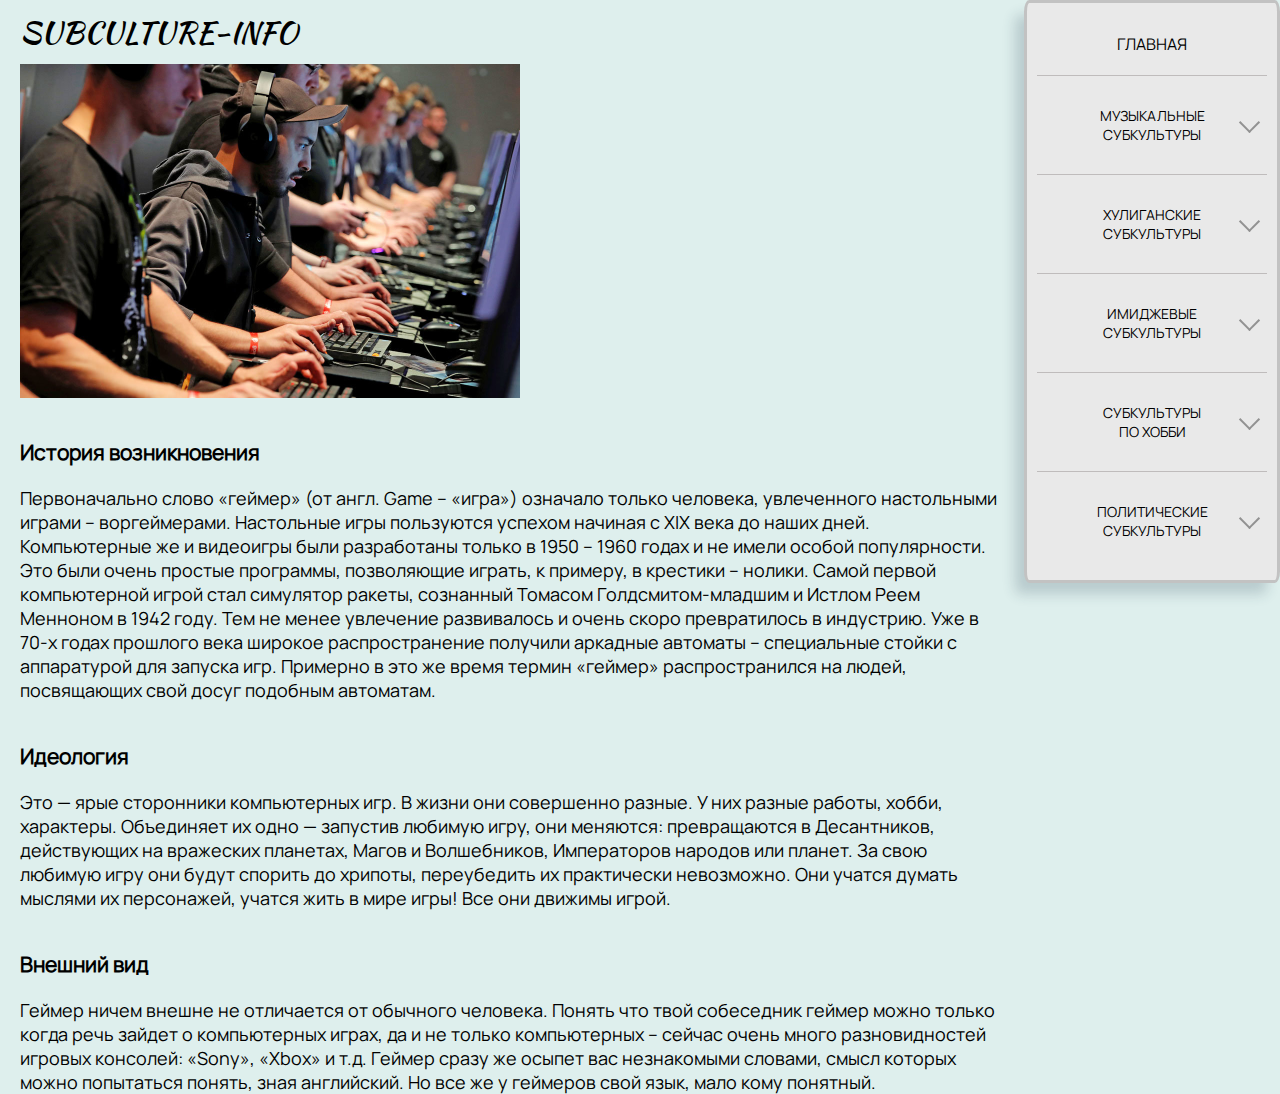
<file: pages/hobby/gamer/index.html>
<!DOCTYPE html>
<html lang="en">
<head>
	<meta name="viewport" content="width=device-width initial-scale=1">
	<meta charset="UTF-8">
	<title>Геймеры</title>
	<link rel="stylesheet" href="../../сss/main.css">
</head>
<body>
<div class="wrapper">
	<header class="header">
			<div class="logo">
				subculture-info
			</div>	

			<div class="menu-toggle">
				<div class="toggle">
		
				</div>
			</div>
	</header>


			<div class="sidebar">
		<a href="../../homepage/homepage.html" class="home-link">Главная</a>
		<button class="menu-button "><span class="btn-text">Музыкальные <p>субкультуры</p></span></button>
			<div class="list ">
				<div class='list-item'><a href='../../musical/alternative/alternative.html'>Альтернативщики</a></div>
				<div class='list-item'><a href="../../musical/got/got.html">Готы</a></div>
				<div class='list-item'><a href="../../musical/metall/index.html">Металлисты</a></div>
				<div class='list-item'><a href="../../musical/punk/index.html">Панки</a></div>
				<div class='list-item'><a href="../../musical/rock/index.html">Рокеры</a></div>
				<div class='list-item'><a href="../../musical/hip-hop/index.html">Хип-хоп (рэперы)</a></div>
				<div class='list-item'><a href="../../musical/emo/emo.html">Эмо</a></div>
				<div class='list-item'><a href="../../musical/folk/folk.html">Фолкеры</a></div>
				<div class='list-item'><a href="../../musical/rave/index.html">Рейверы</a></div>
			</div>
		
		<button class="menu-button"><span class="btn-text">Хулиганские <p>субкультуры</p></span></button>
			<div class="list ">

				<div class='list-item'><a href="../../hooligan/gopniki/index.html">Гопники</a></div>
				<div class='list-item'><a href="../../hooligan/ultras/index.html">Ультрас</a></div>
				<div class='list-item'><a href="../../hooligan/football/index.html">Футбольные хулиганы</a></div>
				<div class='list-item'><a href="../../hooligan/offniki/index.html">Офники</a></div>
			</div>
		<button class="menu-button"><span class="btn-text">Имиджевые <p>субкультуры</p></span></button>
			<div class="list ">
				<div class='list-item'><a href="../../fashion/visualkei/index.html">Visualkei </a></div>
				<div class='list-item'> <a href="../../fashion/cybergot/index.html">Кибер-готы</a></div>
				<div class='list-item'><a href="../../fashion/cosplay/index.html">Косплей</a></div>
				<div class='list-item'><a href="../../fashion/teddy/index.html">Тедди-бои</a></div>
				<div class='list-item'><a href="../../fashion/freaks/index.html">Фрики</a></div>
			</div>
		
		<button class="menu-button"><span class="btn-text">Субкультуры  <p>по хобби</p></span></button>
			<div class="list ">
				<div class='list-item'><a href="../baiker/index.html">Байкеры</a></div>
				<div class='list-item'> <a href="../raiter/index.html">Райтеры</a></div>
				<div class='list-item'><a href="../traicer/index.html">Трейсеры</a></div>
				<div class='list-item'><a href="../hacker/index.html">Хакеры</a></div>
				<div class='list-item'><a href="../otaku/index.html">Отаку</a></div>
				<div class='list-item'><a href="../gamer/index.html">Геймеры</a></div>
				<div class='list-item'><a href="../furri/index.html">Фурри</a></div>
			</div>
		
		<button class="menu-button"><span class="btn-text">Политические<p>субкультуры</p></span></button>
			<div class="list ">
				<div class='list-item'><a href="../../political/anarch-punk/anarch-punk.html">Анархо-панки</a></div>
				<div class='list-item'><a href="../../political/antifa/index.html">Антифа</a></div>
				<div class='list-item'><a href="../../political/sharpskin/index.html">SHARP-скинхеды</a></div>
				<div class='list-item'><a href="../../political/hcskin/index.html">НС-скинхеды</a></div>
				<div class='list-item'><a href="../../political/newage/index.html">Нью-Эйдж</a></div>
				<div class='list-item'><a href="../../political/Straight edge/index.html">Стрейт-Эйджеры</a></div>
				<div class='list-item'><a href="../../political/hipsters/index.html">Хипстеры</a></div>
				<div class='list-item'><a href="../../political/yuppi/index.html">Яппи</a></div>

			</div>
		</div>

		<div class="container">
			<div class="intro">
				<div class="intro-header">
					<img src="RTS1D015_d_850.jpg" alt="image" class="sub-img">
					<div class="nav">
						<div class="nav-item">
							<a href="#history" class="nav-link first-link">История возникновения</a>
						</div>
						
						<div class="nav-item">
							<a href="#ideology" class="nav-link">Идеология</a>
						</div>
						
						<div class="nav-item">
							<a href="#visual" class="nav-link">Внешний вид</a>
						</div>
					</div>
				</div>



				<div class="text-description" id='history'>
						<h3 class="text-title">История возникновения</h3>

							Первоначально слово «геймер» (от англ. Game – «игра») означало только человека, увлеченного настольными играми – воргеймерами. Настольные игры пользуются успехом начиная с XIX века до наших дней. Компьютерные же и видеоигры были разработаны только в 1950 – 1960 годах и не имели особой популярности. Это были очень простые программы, позволяющие играть, к примеру, в крестики – нолики. Самой первой компьютерной игрой стал симулятор ракеты, сознанный Томасом Голдсмитом-младшим и Истлом Реем Менноном в 1942 году. Тем не менее увлечение развивалось и очень скоро превратилось в индустрию. Уже в 70-х годах прошлого века широкое распространение получили аркадные автоматы – специальные стойки с аппаратурой для запуска игр. Примерно в это же время термин «геймер» распространился на людей, посвящающих свой досуг подобным автоматам.


				
				<div class="text-description" id='ideology'>
						<h3 class="text-title">Идеология</h3>

							Это — ярые сторонники компьютерных игр. В жизни  они совершенно разные. У них разные работы, хобби, характеры. Объединяет их одно — запустив любимую игру, они  меняются: превращаются в Десантников, действующих на вражеских планетах, Магов и Волшебников, Императоров  народов или планет. За свою любимую  игру они будут спорить до хрипоты, переубедить их практически невозможно. Они учатся думать мыслями их персонажей, учатся жить в мире игры! Все они  движимы игрой.
				</div>



				<div class="text-description" id='visual'>
						<h3 class="text-title">Внешний вид</h3>


						Геймер ничем внешне не отличается от обычного человека. Понять что твой собеседник геймер можно только когда речь зайдет о компьютерных играх, да и не только компьютерных – сейчас очень много разновидностей игровых консолей: «Sony», «Xbox» и т.д. Геймер сразу же осыпет вас незнакомыми словами, смысл которых можно попытаться понять, зная английский. Но все же у геймеров свой язык, мало кому понятный.
				</div>

			</div>

		</div>
	</div>	
	<script src="../../js/app.js"></script>
</body>
</html>
</file>
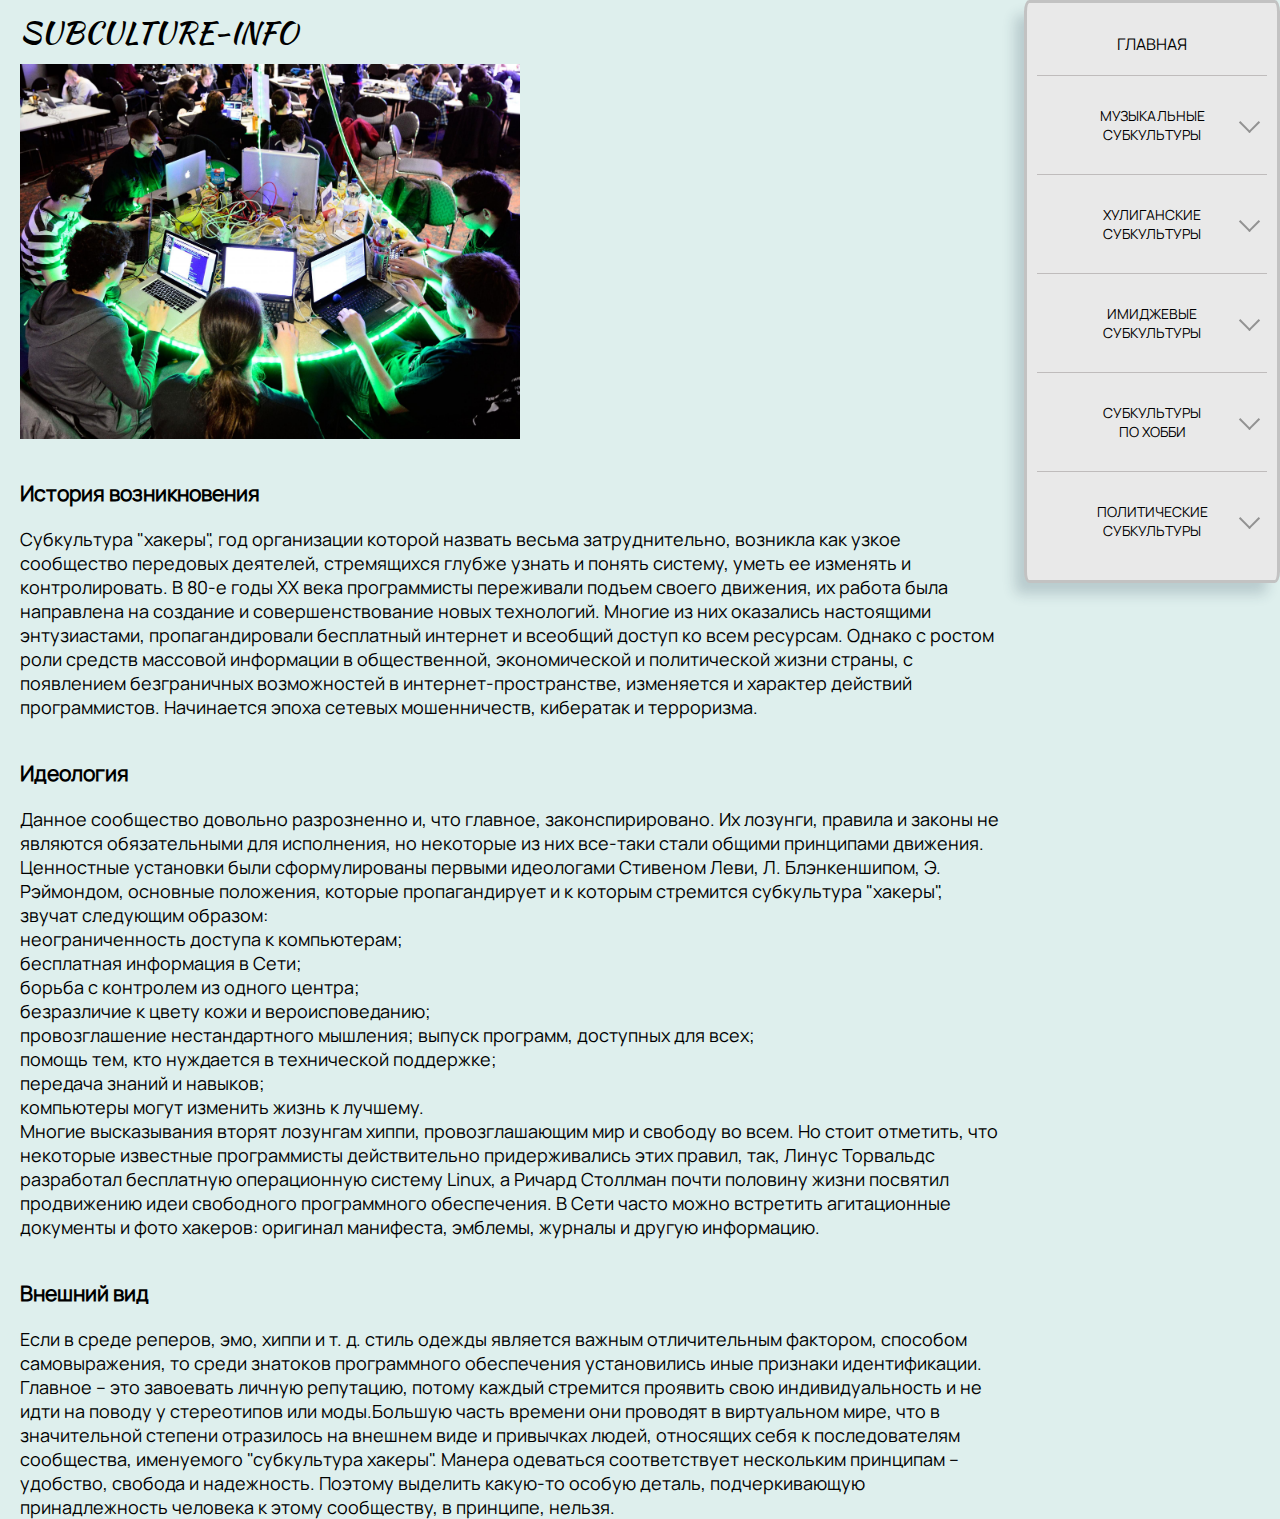
<file: pages/hobby/hacker/index.html>
<!DOCTYPE html>
<html lang="en">
<head>
	<meta name="viewport" content="width=device-width initial-scale=1">
	<meta charset="UTF-8">
	<title>Хакеры</title>
	<link rel="stylesheet" href="../../сss/main.css">
</head>
<body>
<div class="wrapper">
	<header class="header">
			<div class="logo">
				subculture-info
			</div>	

			<div class="menu-toggle">
				<div class="toggle">
		
				</div>
			</div>
	</header>


			<div class="sidebar">
		<a href="../../homepage/homepage.html" class="home-link">Главная</a>
		<button class="menu-button "><span class="btn-text">Музыкальные <p>субкультуры</p></span></button>
			<div class="list ">
				<div class='list-item'><a href='../../musical/alternative/alternative.html'>Альтернативщики</a></div>
				<div class='list-item'><a href="../../musical/got/got.html">Готы</a></div>
				<div class='list-item'><a href="../../musical/metall/index.html">Металлисты</a></div>
				<div class='list-item'><a href="../../musical/punk/index.html">Панки</a></div>
				<div class='list-item'><a href="../../musical/rock/index.html">Рокеры</a></div>
				<div class='list-item'><a href="../../musical/hip-hop/index.html">Хип-хоп (рэперы)</a></div>
				<div class='list-item'><a href="../../musical/emo/emo.html">Эмо</a></div>
				<div class='list-item'><a href="../../musical/folk/folk.html">Фолкеры</a></div>
				<div class='list-item'><a href="../../musical/rave/index.html">Рейверы</a></div>
			</div>
		
		<button class="menu-button"><span class="btn-text">Хулиганские <p>субкультуры</p></span></button>
			<div class="list ">

				<div class='list-item'><a href="../../hooligan/gopniki/index.html">Гопники</a></div>
				<div class='list-item'><a href="../../hooligan/ultras/index.html">Ультрас</a></div>
				<div class='list-item'><a href="../../hooligan/football/index.html">Футбольные хулиганы</a></div>
				<div class='list-item'><a href="../../hooligan/offniki/index.html">Офники</a></div>
			</div>
		<button class="menu-button"><span class="btn-text">Имиджевые <p>субкультуры</p></span></button>
			<div class="list ">
				<div class='list-item'><a href="../../fashion/visualkei/index.html">Visualkei </a></div>
				<div class='list-item'> <a href="../../fashion/cybergot/index.html">Кибер-готы</a></div>
				<div class='list-item'><a href="../../fashion/cosplay/index.html">Косплей</a></div>
				<div class='list-item'><a href="../../fashion/teddy/index.html">Тедди-бои</a></div>
				<div class='list-item'><a href="../../fashion/freaks/index.html">Фрики</a></div>
			</div>
		
		<button class="menu-button"><span class="btn-text">Субкультуры  <p>по хобби</p></span></button>
			<div class="list ">
				<div class='list-item'><a href="../baiker/index.html">Байкеры</a></div>
				<div class='list-item'> <a href="../raiter/index.html">Райтеры</a></div>
				<div class='list-item'><a href="../traicer/index.html">Трейсеры</a></div>
				<div class='list-item'><a href="../hacker/index.html">Хакеры</a></div>
				<div class='list-item'><a href="../otaku/index.html">Отаку</a></div>
				<div class='list-item'><a href="../gamer/index.html">Геймеры</a></div>
				<div class='list-item'><a href="../furri/index.html">Фурри</a></div>
			</div>
		
		<button class="menu-button"><span class="btn-text">Политические<p>субкультуры</p></span></button>
			<div class="list ">
				<div class='list-item'><a href="../../political/anarch-punk/anarch-punk.html">Анархо-панки</a></div>
				<div class='list-item'><a href="../../political/antifa/index.html">Антифа</a></div>
				<div class='list-item'><a href="../../political/sharpskin/index.html">SHARP-скинхеды</a></div>
				<div class='list-item'><a href="../../political/hcskin/index.html">НС-скинхеды</a></div>
				<div class='list-item'><a href="../../political/newage/index.html">Нью-Эйдж</a></div>
				<div class='list-item'><a href="../../political/Straight edge/index.html">Стрейт-Эйджеры</a></div>
				<div class='list-item'><a href="../../political/hipsters/index.html">Хипстеры</a></div>
				<div class='list-item'><a href="../../political/yuppi/index.html">Яппи</a></div>

			</div>
		</div>

		<div class="container">
			<div class="intro">
				<div class="intro-header">
					<img src="safe_image.jpg" alt="image" class="sub-img">
					<div class="nav">
						<div class="nav-item">
							<a href="#history" class="nav-link first-link">История возникновения</a>
						</div>
						
						<div class="nav-item">
							<a href="#ideology" class="nav-link">Идеология</a>
						</div>
						
						<div class="nav-item">
							<a href="#visual" class="nav-link">Внешний вид</a>
						</div>
					</div>
				</div>



				<div class="text-description" id='history'>
						<h3 class="text-title">История возникновения</h3>

							Субкультура "хакеры", год организации которой назвать весьма затруднительно, возникла как узкое сообщество передовых деятелей, стремящихся глубже узнать и понять систему, уметь ее изменять и контролировать. В 80-е годы ХХ века программисты переживали подъем своего движения, их работа была направлена на создание и совершенствование новых технологий. Многие из них оказались настоящими энтузиастами, пропагандировали бесплатный интернет и всеобщий доступ ко всем ресурсам. Однако с ростом роли средств массовой информации в общественной, экономической и политической жизни страны, с появлением безграничных возможностей в интернет-пространстве, изменяется и характер действий программистов. Начинается эпоха сетевых мошенничеств, кибератак и терроризма.


				
				<div class="text-description" id='ideology'>
						<h3 class="text-title">Идеология</h3>

						<p>	Данное сообщество довольно разрозненно и, что главное, законспирировано. Их лозунги, правила и законы не являются обязательными для исполнения, но некоторые из них все-таки стали общими принципами движения. Ценностные установки были сформулированы первыми идеологами Стивеном Леви, Л. Блэнкеншипом, Э. Рэймондом, основные положения, которые пропагандирует и к которым стремится субкультура "хакеры", звучат следующим образом:</p>	

						<p>неограниченность доступа к компьютерам;</p>	
						<p>бесплатная информация в Сети;</p>	
						<p>борьба с контролем из одного центра;</p>	
						<p>безразличие к цвету кожи и вероисповеданию;</p>	
						<p>провозглашение нестандартного мышления; выпуск программ, доступных для всех;</p>	
						<p>помощь тем, кто нуждается в технической поддержке;</p>	
						<p>передача знаний и навыков; </p>	
						<p>компьютеры могут изменить жизнь к лучшему.</p>	


						<p>	Многие высказывания вторят лозунгам хиппи, провозглашающим мир и свободу во всем. Но стоит отметить, что некоторые известные программисты действительно придерживались этих правил, так, Линус Торвальдс разработал бесплатную операционную систему Linux, а Ричард Столлман почти половину жизни посвятил продвижению идеи свободного программного обеспечения. В Сети часто можно встретить агитационные документы и фото хакеров: оригинал манифеста, эмблемы, журналы и другую информацию.</p>	
				</div>



				<div class="text-description" id='visual'>
						<h3 class="text-title">Внешний вид</h3>


						Если в среде реперов, эмо, хиппи и т. д. стиль одежды является важным отличительным фактором, способом самовыражения, то среди знатоков программного обеспечения установились иные признаки идентификации. Главное – это завоевать личную репутацию, потому каждый стремится проявить свою индивидуальность и не идти на поводу у стереотипов или моды.Большую часть времени они проводят в виртуальном мире, что в значительной степени отразилось на внешнем виде и привычках людей, относящих себя к последователям сообщества, именуемого "субкультура хакеры". Манера одеваться соответствует нескольким принципам – удобство, свобода и надежность. Поэтому выделить какую-то особую деталь, подчеркивающую принадлежность человека к этому сообществу, в принципе, нельзя. 
				</div>

			</div>

		</div>
	</div>	
	<script src="../../js/app.js"></script>
</body>
</html>
</file>
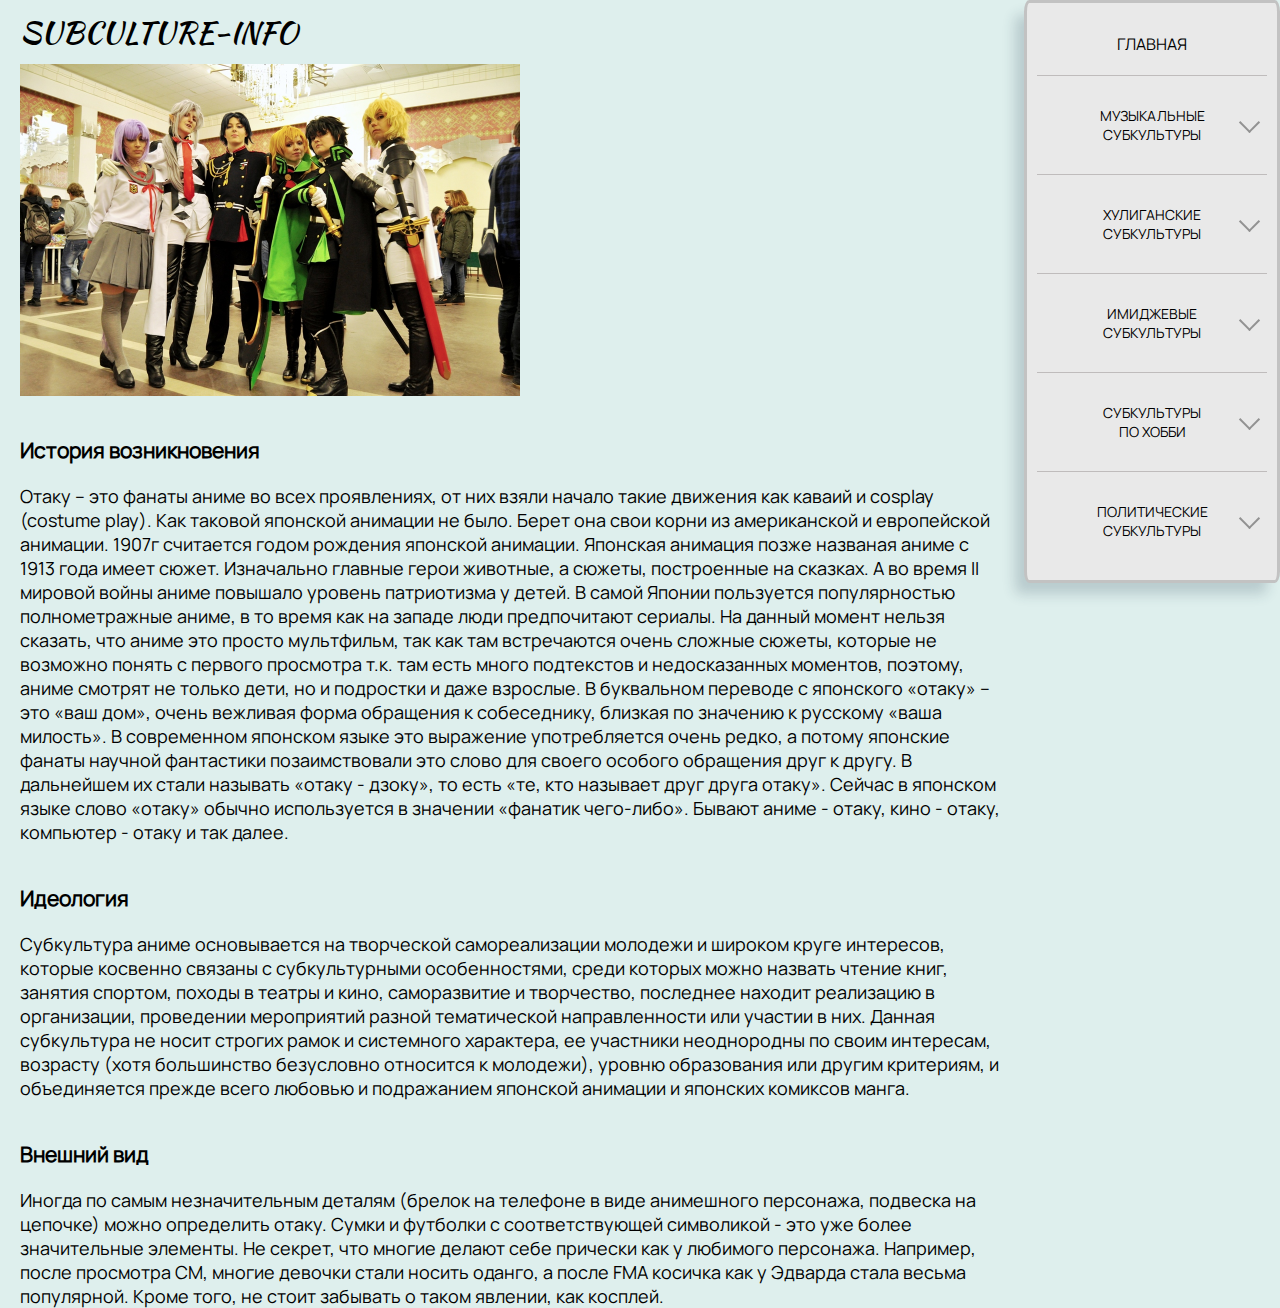
<file: pages/hobby/otaku/index.html>
<!DOCTYPE html>
<html lang="en">
<head>
	<meta name="viewport" content="width=device-width initial-scale=1">
	<meta charset="UTF-8">
	<title>Отаку</title>
	<link rel="stylesheet" href="../../сss/main.css">
</head>
<body>
<div class="wrapper">
	<header class="header">
			<div class="logo">
				subculture-info
			</div>	

			<div class="menu-toggle">
				<div class="toggle">
		
				</div>
			</div>
	</header>


			<div class="sidebar">
		<a href="../../homepage/homepage.html" class="home-link">Главная</a>
		<button class="menu-button "><span class="btn-text">Музыкальные <p>субкультуры</p></span></button>
			<div class="list ">
				<div class='list-item'><a href='../../musical/alternative/alternative.html'>Альтернативщики</a></div>
				<div class='list-item'><a href="../../musical/got/got.html">Готы</a></div>
				<div class='list-item'><a href="../../musical/metall/index.html">Металлисты</a></div>
				<div class='list-item'><a href="../../musical/punk/index.html">Панки</a></div>
				<div class='list-item'><a href="../../musical/rock/index.html">Рокеры</a></div>
				<div class='list-item'><a href="../../musical/hip-hop/index.html">Хип-хоп (рэперы)</a></div>
				<div class='list-item'><a href="../../musical/emo/emo.html">Эмо</a></div>
				<div class='list-item'><a href="../../musical/folk/folk.html">Фолкеры</a></div>
				<div class='list-item'><a href="../../musical/rave/index.html">Рейверы</a></div>
			</div>
		
		<button class="menu-button"><span class="btn-text">Хулиганские <p>субкультуры</p></span></button>
			<div class="list ">

				<div class='list-item'><a href="../../hooligan/gopniki/index.html">Гопники</a></div>
				<div class='list-item'><a href="../../hooligan/ultras/index.html">Ультрас</a></div>
				<div class='list-item'><a href="../../hooligan/football/index.html">Футбольные хулиганы</a></div>
				<div class='list-item'><a href="../../hooligan/offniki/index.html">Офники</a></div>
			</div>
		<button class="menu-button"><span class="btn-text">Имиджевые <p>субкультуры</p></span></button>
			<div class="list ">
				<div class='list-item'><a href="../../fashion/visualkei/index.html">Visualkei </a></div>
				<div class='list-item'> <a href="../../fashion/cybergot/index.html">Кибер-готы</a></div>
				<div class='list-item'><a href="../../fashion/cosplay/index.html">Косплей</a></div>
				<div class='list-item'><a href="../../fashion/teddy/index.html">Тедди-бои</a></div>
				<div class='list-item'><a href="../../fashion/freaks/index.html">Фрики</a></div>
			</div>
		
		<button class="menu-button"><span class="btn-text">Субкультуры  <p>по хобби</p></span></button>
			<div class="list ">
				<div class='list-item'><a href="../baiker/index.html">Байкеры</a></div>
				<div class='list-item'> <a href="../raiter/index.html">Райтеры</a></div>
				<div class='list-item'><a href="../traicer/index.html">Трейсеры</a></div>
				<div class='list-item'><a href="../hacker/index.html">Хакеры</a></div>
				<div class='list-item'><a href="../otaku/index.html">Отаку</a></div>
				<div class='list-item'><a href="../gamer/index.html">Геймеры</a></div>
				<div class='list-item'><a href="../furri/index.html">Фурри</a></div>
			</div>
		
		<button class="menu-button"><span class="btn-text">Политические<p>субкультуры</p></span></button>
			<div class="list ">
				<div class='list-item'><a href="../../political/anarch-punk/anarch-punk.html">Анархо-панки</a></div>
				<div class='list-item'><a href="../../political/antifa/index.html">Антифа</a></div>
				<div class='list-item'><a href="../../political/sharpskin/index.html">SHARP-скинхеды</a></div>
				<div class='list-item'><a href="../../political/hcskin/index.html">НС-скинхеды</a></div>
				<div class='list-item'><a href="../../political/newage/index.html">Нью-Эйдж</a></div>
				<div class='list-item'><a href="../../political/Straight edge/index.html">Стрейт-Эйджеры</a></div>
				<div class='list-item'><a href="../../political/hipsters/index.html">Хипстеры</a></div>
				<div class='list-item'><a href="../../political/yuppi/index.html">Яппи</a></div>

			</div>
		</div>

		<div class="container">
			<div class="intro">
				<div class="intro-header">
					<img src="31.jpg" alt="image" class="sub-img">
					<div class="nav">
						<div class="nav-item">
							<a href="#history" class="nav-link first-link">История возникновения</a>
						</div>
						
						<div class="nav-item">
							<a href="#ideology" class="nav-link">Идеология</a>
						</div>
						
						<div class="nav-item">
							<a href="#visual" class="nav-link">Внешний вид</a>
						</div>
					</div>
				</div>



				<div class="text-description" id='history'>
						<h3 class="text-title">История возникновения</h3>

							Отаку – это фанаты аниме во всех проявлениях, от них взяли начало такие движения как каваий и cosplay (costume play).

							Как таковой японской анимации не было. Берет она свои корни из американской и европейской анимации. 1907г считается годом рождения японской анимации. Японская анимация позже названая аниме с 1913 года имеет сюжет. Изначально главные герои животные, а сюжеты, построенные на сказках. А во время II мировой войны аниме повышало уровень патриотизма у детей. В самой Японии пользуется популярностью полнометражные аниме, в то время как на западе люди предпочитают сериалы. На данный момент нельзя сказать, что аниме это просто мультфильм, так как там встречаются очень сложные сюжеты, которые не возможно понять с первого просмотра т.к. там есть много подтекстов и недосказанных моментов, поэтому, аниме смотрят не только дети, но и подростки и даже взрослые.

							В буквальном переводе с японского «отаку» – это «ваш дом», очень вежливая форма обращения к собеседнику, близкая по значению к русскому «ваша милость».

							В современном японском языке это выражение употребляется очень редко, а потому японские фанаты научной фантастики позаимствовали это слово для своего особого обращения друг к другу. В дальнейшем их стали называть «отаку - дзоку», то есть «те, кто называет друг друга отаку». Сейчас в японском языке слово «отаку» обычно используется в значении «фанатик чего-либо». Бывают аниме - отаку, кино - отаку, компьютер - отаку и так далее.

							


				
				<div class="text-description" id='ideology'>
						<h3 class="text-title">Идеология</h3>

							Субкультура аниме основывается на творческой самореализации молодежи и широком круге  интересов, которые косвенно связаны с субкультурными особенностями, среди которых можно назвать чтение книг, занятия спортом, походы в театры и кино, саморазвитие и творчество, последнее находит реализацию в организации, проведении мероприятий разной тематической направленности или участии в них. Данная субкультура не носит строгих рамок и системного характера, ее участники неоднородны по своим интересам, возрасту (хотя большинство безусловно относится к молодежи), уровню образования или другим критериям, и объединяется прежде всего любовью и подражанием японской анимации и японских комиксов манга.
				</div>



				<div class="text-description" id='visual'>
						<h3 class="text-title">Внешний вид</h3>


						Иногда по самым незначительным деталям (брелок на телефоне в виде анимешного персонажа, подвеска на цепочке) можно определить отаку. Сумки и футболки с соответствующей символикой - это уже более значительные элементы. Не секрет, что многие делают себе прически как у любимого персонажа. Например, после просмотра СМ, многие девочки стали носить оданго, а после FMA косичка как у Эдварда стала весьма популярной.
						Кроме того, не стоит забывать о таком явлении, как косплей.

				</div>

			</div>

		</div>
	</div>	
	<script src="../../js/app.js"></script>
</body>
</html>
</file>
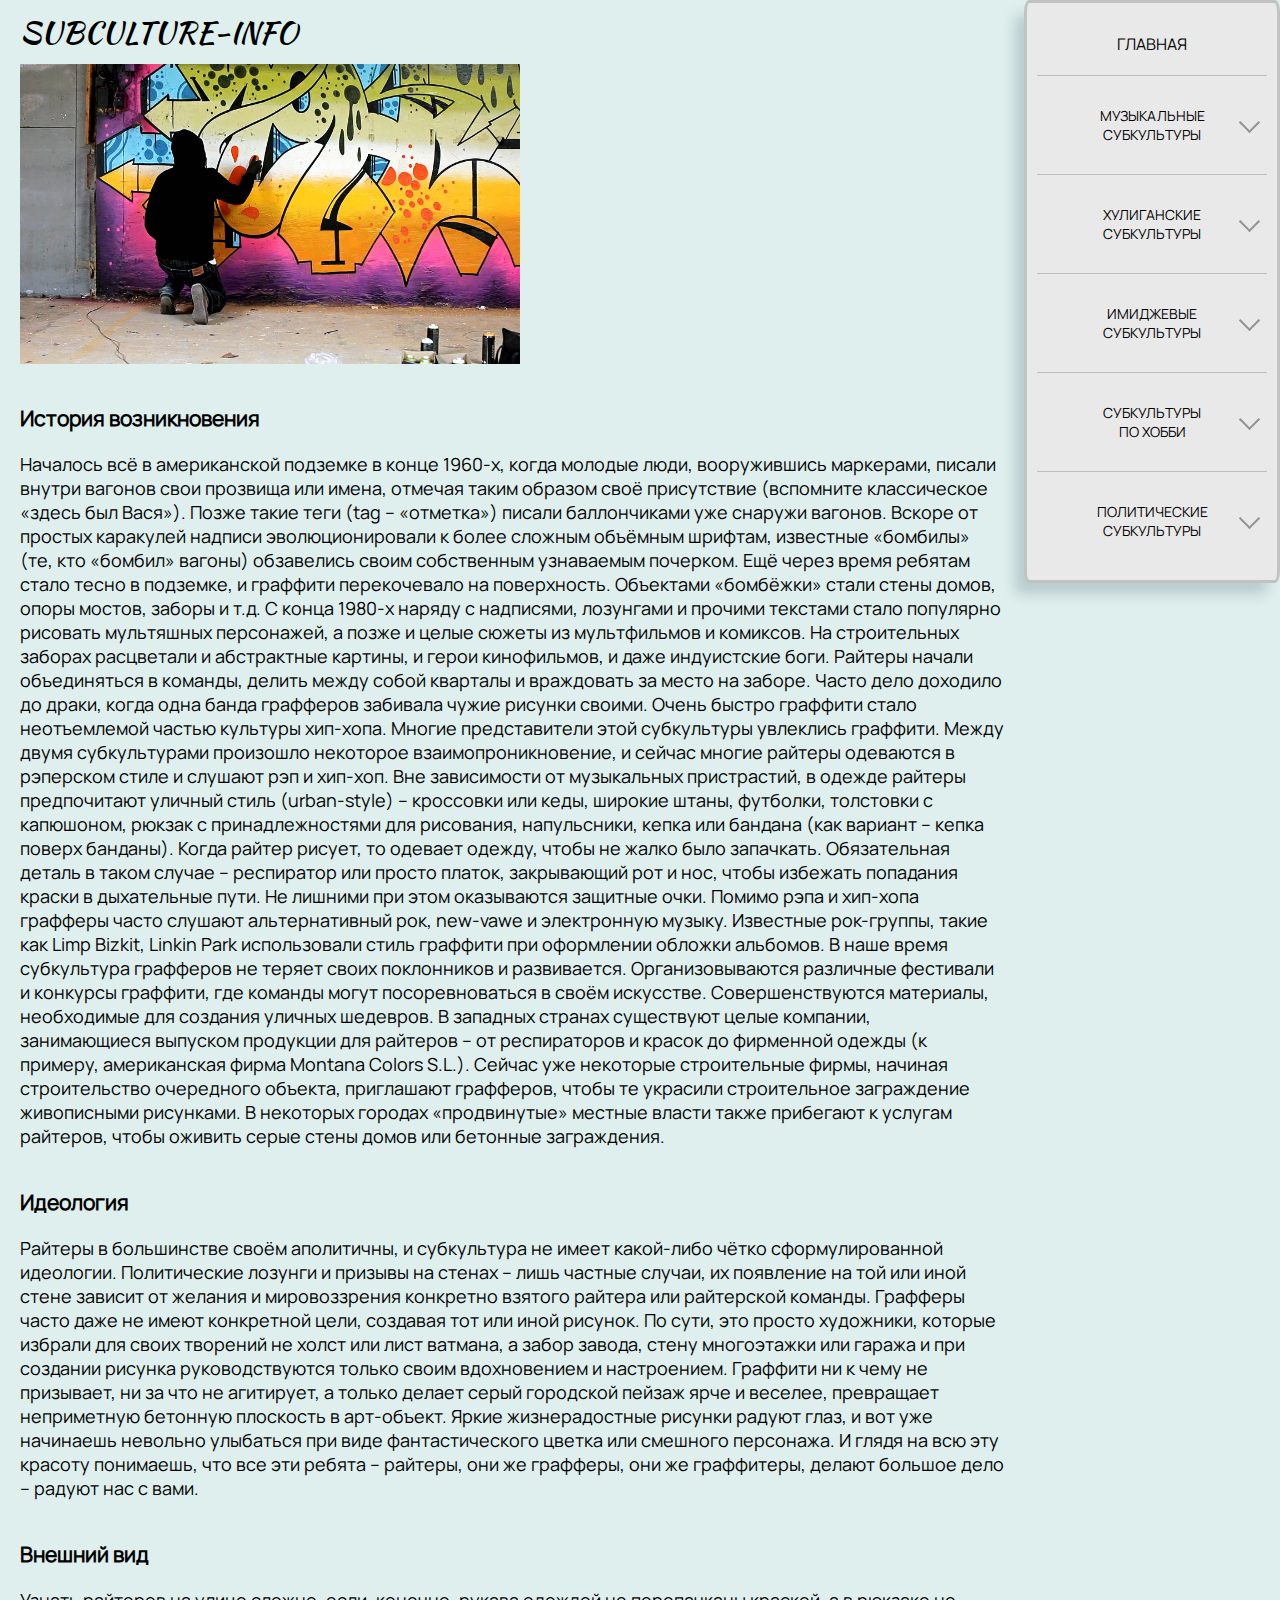
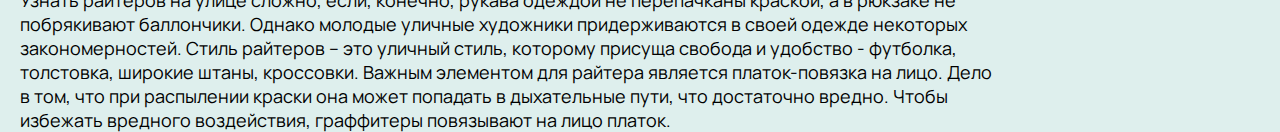
<file: pages/hobby/raiter/index.html>
<!DOCTYPE html>
<html lang="en">
<head>
	<meta name="viewport" content="width=device-width initial-scale=1">
	<meta charset="UTF-8">
	<title>Райтеры</title>
	<link rel="stylesheet" href="../../сss/main.css">
</head>
<body>
<div class="wrapper">
	<header class="header">
			<div class="logo">
				subculture-info
			</div>	

			<div class="menu-toggle">
				<div class="toggle">
		
				</div>
			</div>
	</header>


			<div class="sidebar">
		<a href="../../homepage/homepage.html" class="home-link">Главная</a>
		<button class="menu-button "><span class="btn-text">Музыкальные <p>субкультуры</p></span></button>
			<div class="list ">
				<div class='list-item'><a href='../../musical/alternative/alternative.html'>Альтернативщики</a></div>
				<div class='list-item'><a href="../../musical/got/got.html">Готы</a></div>
				<div class='list-item'><a href="../../musical/metall/index.html">Металлисты</a></div>
				<div class='list-item'><a href="../../musical/punk/index.html">Панки</a></div>
				<div class='list-item'><a href="../../musical/rock/index.html">Рокеры</a></div>
				<div class='list-item'><a href="../../musical/hip-hop/index.html">Хип-хоп (рэперы)</a></div>
				<div class='list-item'><a href="../../musical/emo/emo.html">Эмо</a></div>
				<div class='list-item'><a href="../../musical/folk/folk.html">Фолкеры</a></div>
				<div class='list-item'><a href="../../musical/rave/index.html">Рейверы</a></div>
			</div>
		
		<button class="menu-button"><span class="btn-text">Хулиганские <p>субкультуры</p></span></button>
			<div class="list ">

				<div class='list-item'><a href="../../hooligan/gopniki/index.html">Гопники</a></div>
				<div class='list-item'><a href="../../hooligan/ultras/index.html">Ультрас</a></div>
				<div class='list-item'><a href="../../hooligan/football/index.html">Футбольные хулиганы</a></div>
				<div class='list-item'><a href="../../hooligan/offniki/index.html">Офники</a></div>
			</div>
		<button class="menu-button"><span class="btn-text">Имиджевые <p>субкультуры</p></span></button>
			<div class="list ">
				<div class='list-item'><a href="../../fashion/visualkei/index.html">Visualkei </a></div>
				<div class='list-item'> <a href="../../fashion/cybergot/index.html">Кибер-готы</a></div>
				<div class='list-item'><a href="../../fashion/cosplay/index.html">Косплей</a></div>
				<div class='list-item'><a href="../../fashion/teddy/index.html">Тедди-бои</a></div>
				<div class='list-item'><a href="../../fashion/freaks/index.html">Фрики</a></div>
			</div>
		
		<button class="menu-button"><span class="btn-text">Субкультуры  <p>по хобби</p></span></button>
			<div class="list ">
				<div class='list-item'><a href="../baiker/index.html">Байкеры</a></div>
				<div class='list-item'> <a href="../raiter/index.html">Райтеры</a></div>
				<div class='list-item'><a href="../traicer/index.html">Трейсеры</a></div>
				<div class='list-item'><a href="../hacker/index.html">Хакеры</a></div>
				<div class='list-item'><a href="../otaku/index.html">Отаку</a></div>
				<div class='list-item'><a href="../gamer/index.html">Геймеры</a></div>
				<div class='list-item'><a href="../furri/index.html">Фурри</a></div>
			</div>
		
		<button class="menu-button"><span class="btn-text">Политические<p>субкультуры</p></span></button>
			<div class="list ">
				<div class='list-item'><a href="../../political/anarch-punk/anarch-punk.html">Анархо-панки</a></div>
				<div class='list-item'><a href="../../political/antifa/index.html">Антифа</a></div>
				<div class='list-item'><a href="../../political/sharpskin/index.html">SHARP-скинхеды</a></div>
				<div class='list-item'><a href="../../political/hcskin/index.html">НС-скинхеды</a></div>
				<div class='list-item'><a href="../../political/newage/index.html">Нью-Эйдж</a></div>
				<div class='list-item'><a href="../../political/Straight edge/index.html">Стрейт-Эйджеры</a></div>
				<div class='list-item'><a href="../../political/hipsters/index.html">Хипстеры</a></div>
				<div class='list-item'><a href="../../political/yuppi/index.html">Яппи</a></div>

			</div>
		</div>

		<div class="container">
			<div class="intro">
				<div class="intro-header">
					<img src="pheo_5.jpg" alt="image" class="sub-img">
					<div class="nav">
						<div class="nav-item">
							<a href="#history" class="nav-link first-link">История возникновения</a>
						</div>
						
						<div class="nav-item">
							<a href="#ideology" class="nav-link">Идеология</a>
						</div>
						
						<div class="nav-item">
							<a href="#visual" class="nav-link">Внешний вид</a>
						</div>
					</div>
				</div>



				<div class="text-description" id='history'>
						<h3 class="text-title">История возникновения</h3>

						Началось всё в американской подземке в конце 1960-х, когда молодые люди, вооружившись маркерами, писали внутри вагонов свои прозвища или имена, отмечая таким образом своё присутствие (вспомните классическое «здесь был Вася»). Позже такие теги (tag – «отметка») писали баллончиками уже снаружи вагонов. Вскоре от простых каракулей надписи эволюционировали к более сложным объёмным шрифтам, известные «бомбилы» (те, кто «бомбил» вагоны) обзавелись своим собственным узнаваемым почерком. Ещё через время ребятам стало тесно в подземке, и граффити перекочевало на поверхность. Объектами «бомбёжки» стали стены домов, опоры мостов, заборы и т.д. С конца 1980-х наряду с надписями, лозунгами и прочими текстами стало популярно рисовать мультяшных персонажей, а позже и целые сюжеты из мультфильмов и комиксов. На строительных заборах расцветали и абстрактные картины, и герои кинофильмов, и даже индуистские боги. Райтеры начали объединяться в команды, делить между собой кварталы и враждовать за место на заборе. Часто дело доходило до драки, когда одна банда графферов забивала чужие рисунки своими.

						Очень быстро граффити стало неотъемлемой частью культуры хип-хопа. Многие представители этой субкультуры увлеклись граффити. Между двумя субкультурами произошло некоторое взаимопроникновение, и сейчас многие райтеры одеваются в рэперском стиле и слушают рэп и хип-хоп. Вне зависимости от музыкальных пристрастий, в одежде райтеры предпочитают уличный стиль (urban-style) – кроссовки или кеды, широкие штаны, футболки, толстовки с капюшоном, рюкзак с принадлежностями для рисования, напульсники, кепка или бандана (как вариант – кепка поверх банданы). Когда райтер рисует, то одевает одежду, чтобы не жалко было запачкать. Обязательная деталь в таком случае – респиратор или просто платок, закрывающий рот и нос, чтобы избежать попадания краски в дыхательные пути. Не лишними при этом оказываются защитные очки. Помимо рэпа и хип-хопа графферы часто слушают альтернативный рок, new-vawe и электронную музыку. Известные рок-группы, такие как Limp Bizkit, Linkin Park использовали стиль граффити при оформлении обложки альбомов.

						В наше время субкультура графферов не теряет своих поклонников и развивается. Организовываются различные фестивали и конкурсы граффити, где команды могут посоревноваться в своём искусстве. Совершенствуются материалы, необходимые для создания уличных шедевров. В западных странах существуют целые компании, занимающиеся выпуском продукции для райтеров – от респираторов и красок до фирменной одежды (к примеру, американская фирма Montana Colors S.L.). Сейчас уже некоторые строительные фирмы, начиная строительство очередного объекта, приглашают графферов, чтобы те украсили строительное заграждение живописными рисунками. В некоторых городах «продвинутые» местные власти также прибегают к услугам райтеров, чтобы оживить серые стены домов или бетонные заграждения.


				
				<div class="text-description" id='ideology'>
						<h3 class="text-title">Идеология</h3>

							Райтеры в большинстве своём аполитичны, и субкультура не имеет какой-либо чётко сформулированной идеологии. Политические лозунги и призывы на стенах – лишь частные случаи, их появление на той или иной стене зависит от желания и мировоззрения конкретно взятого райтера или райтерской команды. Графферы часто даже не имеют конкретной цели, создавая тот или иной рисунок. По сути, это просто художники, которые избрали для своих творений не холст или лист ватмана, а забор завода, стену многоэтажки или гаража и при создании рисунка руководствуются только своим вдохновением и настроением. Граффити ни к чему не призывает, ни за что не агитирует, а только делает серый городской пейзаж ярче и веселее, превращает неприметную бетонную плоскость в арт-объект. Яркие жизнерадостные рисунки радуют глаз, и вот уже начинаешь невольно улыбаться при виде фантастического цветка или смешного персонажа. И глядя на всю эту красоту понимаешь, что все эти ребята – райтеры, они же графферы, они же граффитеры, делают большое дело – радуют нас с вами.

				</div>



				<div class="text-description" id='visual'>
						<h3 class="text-title">Внешний вид</h3>


						Узнать райтеров на улице сложно, если, конечно, рукава одеждой не перепачканы краской, а в рюкзаке не побрякивают баллончики. Однако молодые уличные художники придерживаются в своей одежде некоторых закономерностей. Стиль райтеров – это уличный стиль, которому присуща свобода и удобство - футболка, толстовка, широкие штаны, кроссовки. Важным элементом для райтера является платок-повязка на лицо. Дело в том, что при распылении краски она может попадать в дыхательные пути, что достаточно вредно. Чтобы избежать вредного воздействия, граффитеры повязывают на лицо платок.
				</div>

			</div>

		</div>
	</div>	
	<script src="../../js/app.js"></script>
</body>
</html>
</file>
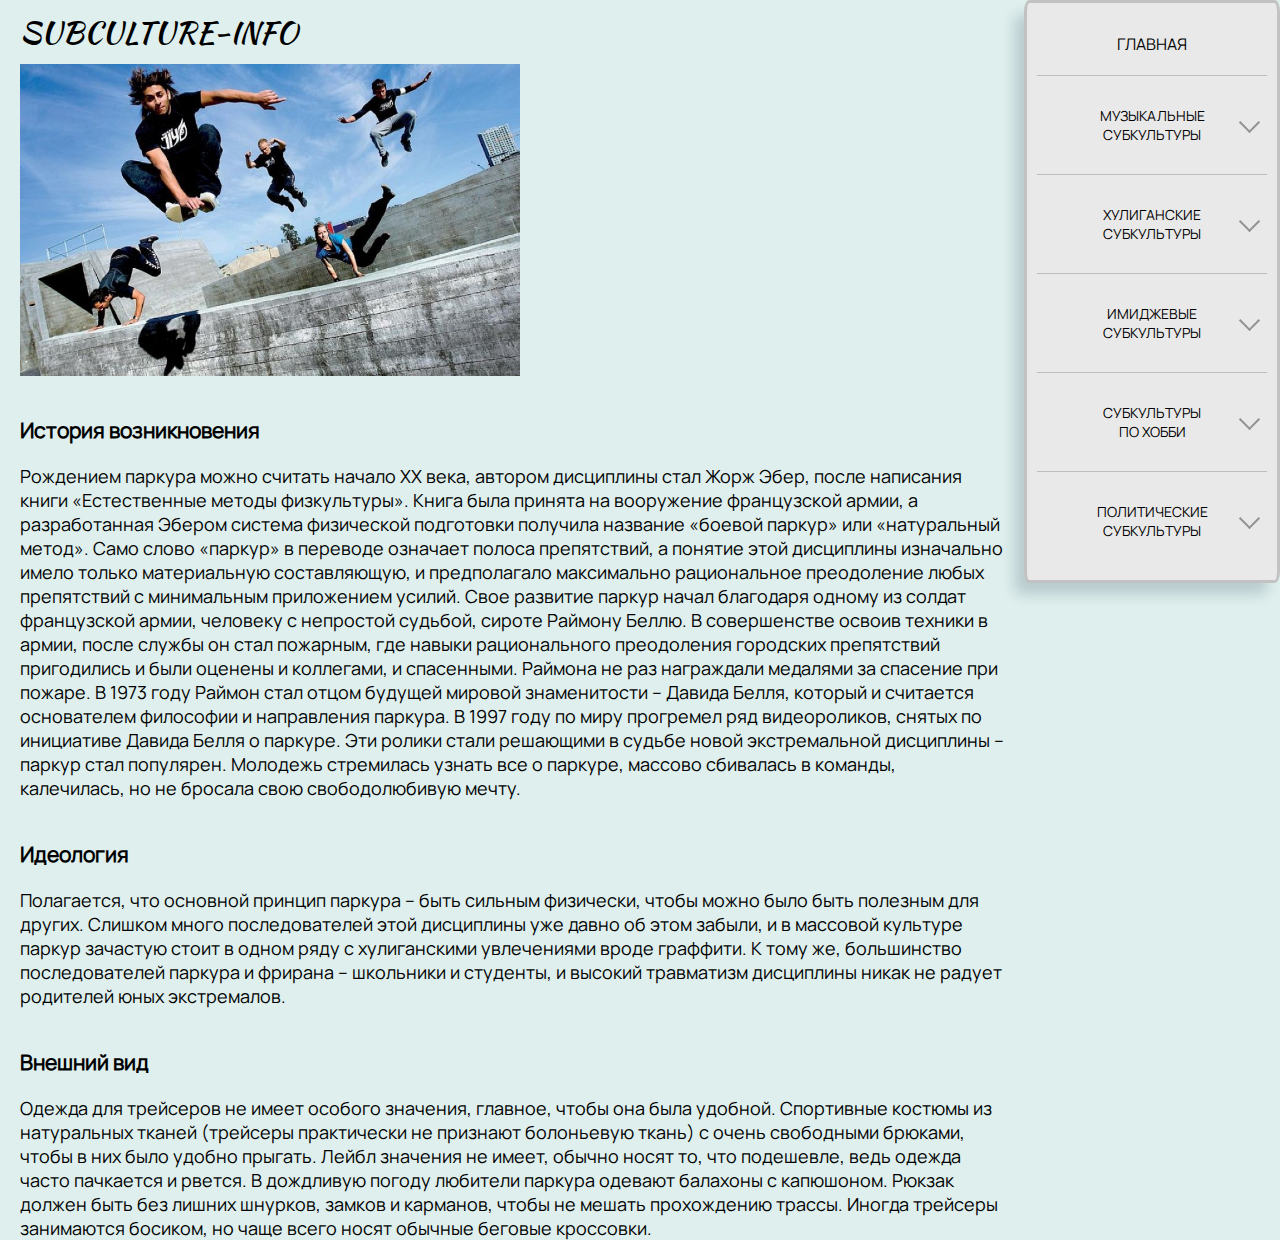
<file: pages/hobby/traicer/index.html>
<!DOCTYPE html>
<html lang="en">
<head>
	<meta name="viewport" content="width=device-width initial-scale=1">
	<meta charset="UTF-8">
	<title>Трейсеры</title>
	<link rel="stylesheet" href="../../сss/main.css">
</head>
<body>
<div class="wrapper">
	<header class="header">
			<div class="logo">
				subculture-info
			</div>	

			<div class="menu-toggle">
				<div class="toggle">
		
				</div>
			</div>
	</header>


			<div class="sidebar">
		<a href="../../homepage/homepage.html" class="home-link">Главная</a>
		<button class="menu-button "><span class="btn-text">Музыкальные <p>субкультуры</p></span></button>
			<div class="list ">
				<div class='list-item'><a href='../../musical/alternative/alternative.html'>Альтернативщики</a></div>
				<div class='list-item'><a href="../../musical/got/got.html">Готы</a></div>
				<div class='list-item'><a href="../../musical/metall/index.html">Металлисты</a></div>
				<div class='list-item'><a href="../../musical/punk/index.html">Панки</a></div>
				<div class='list-item'><a href="../../musical/rock/index.html">Рокеры</a></div>
				<div class='list-item'><a href="../../musical/hip-hop/index.html">Хип-хоп (рэперы)</a></div>
				<div class='list-item'><a href="../../musical/emo/emo.html">Эмо</a></div>
				<div class='list-item'><a href="../../musical/folk/folk.html">Фолкеры</a></div>
				<div class='list-item'><a href="../../musical/rave/index.html">Рейверы</a></div>
			</div>
		
		<button class="menu-button"><span class="btn-text">Хулиганские <p>субкультуры</p></span></button>
			<div class="list ">

				<div class='list-item'><a href="../../hooligan/gopniki/index.html">Гопники</a></div>
				<div class='list-item'><a href="../../hooligan/ultras/index.html">Ультрас</a></div>
				<div class='list-item'><a href="../../hooligan/football/index.html">Футбольные хулиганы</a></div>
				<div class='list-item'><a href="../../hooligan/offniki/index.html">Офники</a></div>
			</div>
		<button class="menu-button"><span class="btn-text">Имиджевые <p>субкультуры</p></span></button>
			<div class="list ">
				<div class='list-item'><a href="../../fashion/visualkei/index.html">Visualkei </a></div>
				<div class='list-item'> <a href="../../fashion/cybergot/index.html">Кибер-готы</a></div>
				<div class='list-item'><a href="../../fashion/cosplay/index.html">Косплей</a></div>
				<div class='list-item'><a href="../../fashion/teddy/index.html">Тедди-бои</a></div>
				<div class='list-item'><a href="../../fashion/freaks/index.html">Фрики</a></div>
			</div>
		
		<button class="menu-button"><span class="btn-text">Субкультуры  <p>по хобби</p></span></button>
			<div class="list ">
				<div class='list-item'><a href="../baiker/index.html">Байкеры</a></div>
				<div class='list-item'> <a href="../raiter/index.html">Райтеры</a></div>
				<div class='list-item'><a href="../traicer/index.html">Трейсеры</a></div>
				<div class='list-item'><a href="../hacker/index.html">Хакеры</a></div>
				<div class='list-item'><a href="../otaku/index.html">Отаку</a></div>
				<div class='list-item'><a href="../gamer/index.html">Геймеры</a></div>
				<div class='list-item'><a href="../furri/index.html">Фурри</a></div>
			</div>
		
		<button class="menu-button"><span class="btn-text">Политические<p>субкультуры</p></span></button>
			<div class="list ">
				<div class='list-item'><a href="../../political/anarch-punk/anarch-punk.html">Анархо-панки</a></div>
				<div class='list-item'><a href="../../political/antifa/index.html">Антифа</a></div>
				<div class='list-item'><a href="../../political/sharpskin/index.html">SHARP-скинхеды</a></div>
				<div class='list-item'><a href="../../political/hcskin/index.html">НС-скинхеды</a></div>
				<div class='list-item'><a href="../../political/newage/index.html">Нью-Эйдж</a></div>
				<div class='list-item'><a href="../../political/Straight edge/index.html">Стрейт-Эйджеры</a></div>
				<div class='list-item'><a href="../../political/hipsters/index.html">Хипстеры</a></div>
				<div class='list-item'><a href="../../political/yuppi/index.html">Яппи</a></div>

			</div>
		</div>

		<div class="container">
			<div class="intro">
				<div class="intro-header">
					<img src="2ee711e10fa58b4a811034138250ef1f_XL.jpg" alt="image" class="sub-img">
					<div class="nav">
						<div class="nav-item">
							<a href="#history" class="nav-link first-link">История возникновения</a>
						</div>
						
						<div class="nav-item">
							<a href="#ideology" class="nav-link">Идеология</a>
						</div>
						
						<div class="nav-item">
							<a href="#visual" class="nav-link">Внешний вид</a>
						</div>
					</div>
				</div>



				<div class="text-description" id='history'>
						<h3 class="text-title">История возникновения</h3>

							Рождением паркура можно считать начало XX века, автором дисциплины стал Жорж Эбер, после написания книги «Естественные методы физкультуры». Книга была принята на вооружение французской армии, а разработанная Эбером система физической подготовки получила название «боевой паркур» или «натуральный метод». Само слово «паркур» в переводе означает полоса препятствий, а понятие этой дисциплины изначально имело только материальную составляющую, и предполагало максимально рациональное преодоление любых препятствий с минимальным приложением усилий.
							Свое развитие паркур начал благодаря одному из солдат французской армии, человеку с непростой судьбой, сироте Раймону Беллю. В совершенстве освоив техники в армии, после службы он стал пожарным, где навыки рационального преодоления городских препятствий пригодились и были оценены и коллегами, и спасенными. Раймона не раз награждали медалями за спасение при пожаре. В 1973 году Раймон стал отцом будущей мировой знаменитости – Давида Белля, который и считается основателем философии и направления паркура.
							В 1997 году по миру прогремел ряд видеороликов, снятых по инициативе Давида Белля о паркуре. Эти ролики стали решающими в судьбе новой экстремальной дисциплины – паркур стал популярен. Молодежь стремилась узнать все о паркуре, массово сбивалась в команды, калечилась, но не бросала свою свободолюбивую мечту.

							


				
				<div class="text-description" id='ideology'>
						<h3 class="text-title">Идеология</h3>

							Полагается, что основной принцип паркура – быть сильным физически, чтобы можно было быть полезным для других. Слишком много последователей этой дисциплины уже давно об этом забыли, и в массовой культуре паркур зачастую стоит в одном ряду с хулиганскими увлечениями вроде граффити. К тому же, большинство последователей паркура и фрирана – школьники и студенты, и высокий травматизм дисциплины никак не радует родителей юных экстремалов.
				</div>



				<div class="text-description" id='visual'>
						<h3 class="text-title">Внешний вид</h3>


						Одежда для трейсеров не имеет особого значения, главное, чтобы она была удобной. Спортивные костюмы из натуральных тканей (трейсеры практически не признают болоньевую ткань) с очень свободными брюками, чтобы в них было удобно прыгать. Лейбл значения не имеет, обычно носят то, что подешевле, ведь одежда часто пачкается и рвется. В дождливую погоду любители паркура одевают балахоны с капюшоном. Рюкзак должен быть без лишних шнурков, замков и карманов, чтобы не мешать прохождению трассы. Иногда трейсеры занимаются босиком, но чаще всего носят обычные беговые кроссовки.
				</div>

			</div>

		</div>
	</div>	
	<script src="../../js/app.js"></script>
</body>
</html>
</file>
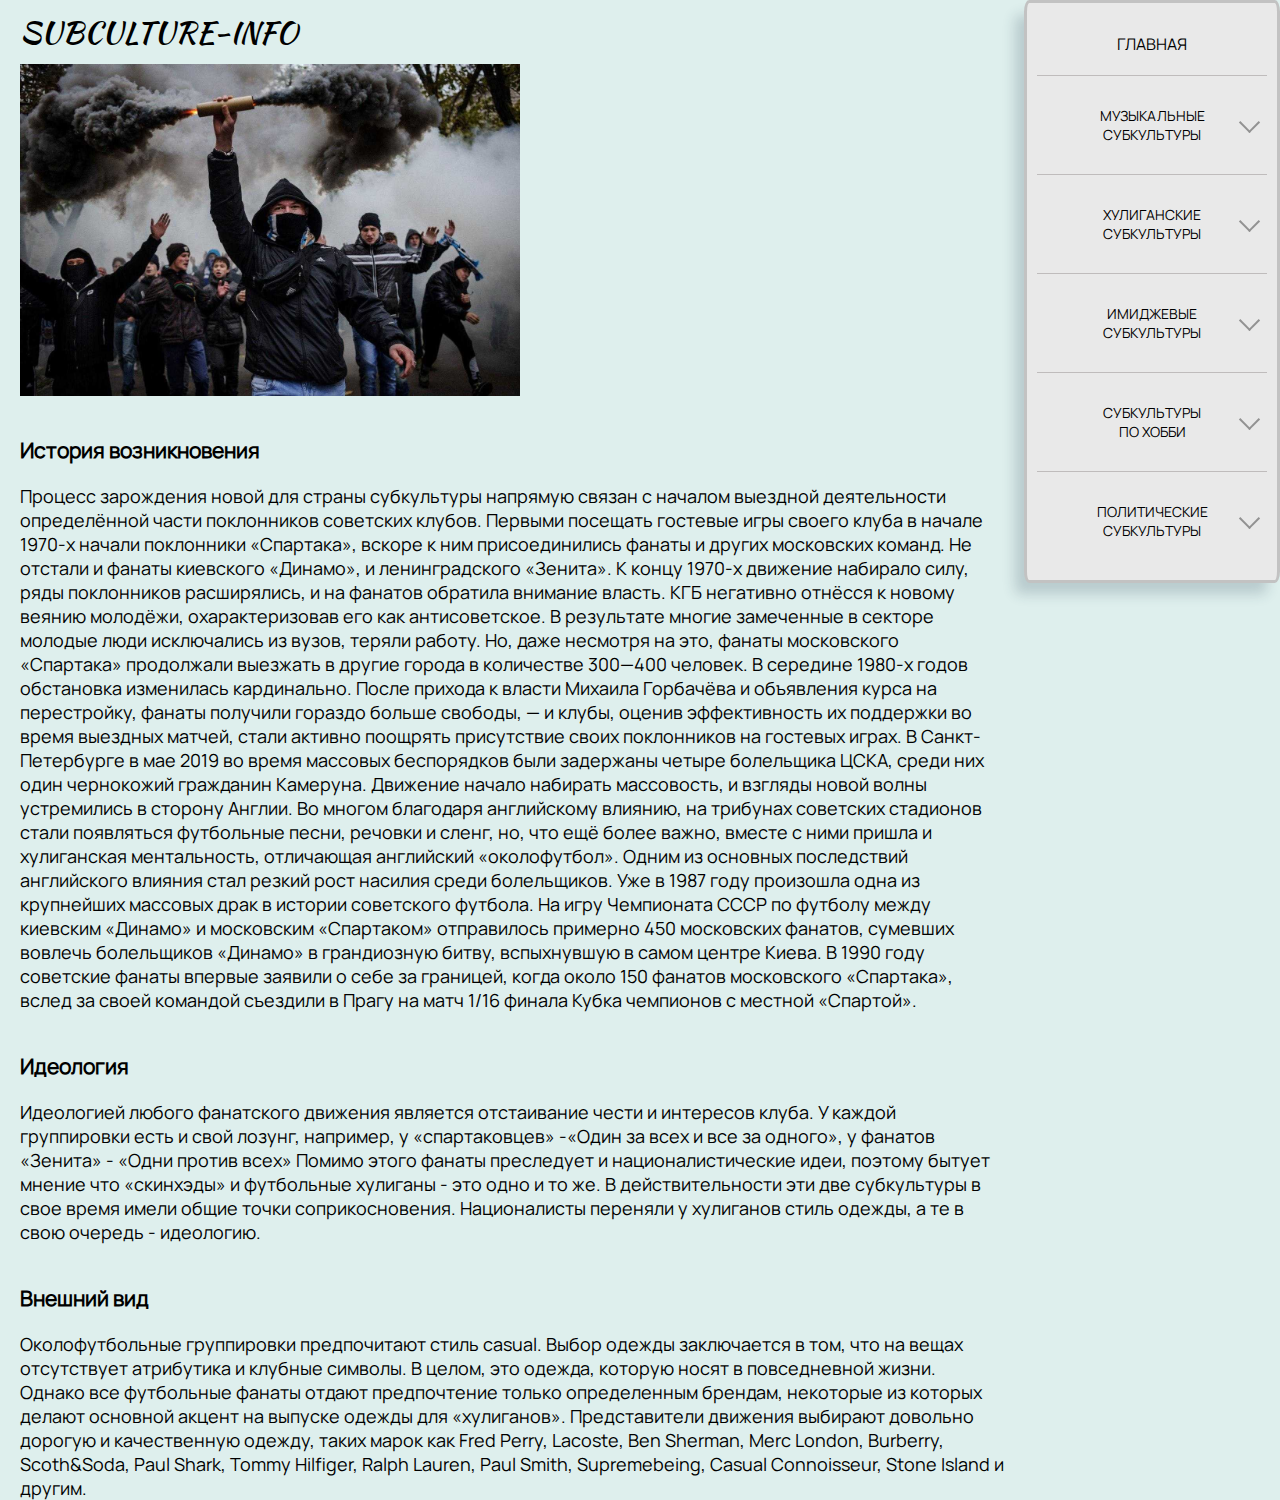
<file: pages/hooligan/football/index.html>
<!DOCTYPE html>
<html lang="en">
<head>
	<meta name="viewport" content="width=device-width initial-scale=1">
	<meta charset="UTF-8">
	<title>Футбольные хулиганы</title>
	<link rel="stylesheet" href="../../сss/main.css">
</head>
<body>
<div class="wrapper">
	<header class="header">
			<div class="logo">
				subculture-info
			</div>	

			<div class="menu-toggle">
				<div class="toggle">
		
				</div>
			</div>
	</header>


			<div class="sidebar">
		<a href="../../homepage/homepage.html" class="home-link">Главная</a>
		<button class="menu-button "><span class="btn-text">Музыкальные <p>субкультуры</p></span></button>
			<div class="list ">
				<div class='list-item'><a href='../../musical/alternative/alternative.html'>Альтернативщики</a></div>
				<div class='list-item'><a href="../../musical/got/got.html">Готы</a></div>
				<div class='list-item'><a href="../../musical/metall/index.html">Металлисты</a></div>
				<div class='list-item'><a href="../../musical/punk/index.html">Панки</a></div>
				<div class='list-item'><a href="../../musical/rock/index.html">Рокеры</a></div>
				<div class='list-item'><a href="../../musical/hip-hop/index.html">Хип-хоп (рэперы)</a></div>
				<div class='list-item'><a href="../../musical/emo/emo.html">Эмо</a></div>
				<div class='list-item'><a href="../../musical/folk/folk.html">Фолкеры</a></div>
				<div class='list-item'><a href="../../musical/rave/index.html">Рейверы</a></div>
			</div>
		
		<button class="menu-button"><span class="btn-text">Хулиганские <p>субкультуры</p></span></button>
			<div class="list ">

				<div class='list-item'><a href="../../hooligan/gopniki/index.html">Гопники</a></div>
				<div class='list-item'><a href="../../hooligan/ultras/index.html">Ультрас</a></div>
				<div class='list-item'><a href="../../hooligan/football/index.html">Футбольные хулиганы</a></div>
				<div class='list-item'><a href="../../hooligan/offniki/index.html">Офники</a></div>
			</div>
		<button class="menu-button"><span class="btn-text">Имиджевые <p>субкультуры</p></span></button>
			<div class="list ">
				<div class='list-item'><a href="../../fashion/visualkei/index.html">Visualkei </a></div>
				<div class='list-item'><a href="../../fashion/cybergot/index.html">Кибер-готы</a></div>
				<div class='list-item'><a href="../../fashion/cosplay/index.html">Косплей</a></div>
				<div class='list-item'><a href="../../fashion/teddy/index.html">Тедди-бои</a></div>
				<div class='list-item'><a href="../../fashion/freaks/index.html">Фрики</a></div>
			</div>
		
		<button class="menu-button"><span class="btn-text">Субкультуры  <p>по хобби</p></span></button>
			<div class="list ">
				<div class='list-item'><a href="../../hobby/baiker/index.html">Байкеры</a></div>
				<div class='list-item'> <a href="../../hobby/raiter/index.html">Райтеры</a></div>
				<div class='list-item'><a href="../../hobby/traicer/index.html">Трейсеры</a></div>
				<div class='list-item'><a href="../../hobby/hacker/index.html">Хакеры</a></div>
				<div class='list-item'><a href="../../hobby/otaku/index.html">Отаку</a></div>
				<div class='list-item'><a href="../../hobby/gamer/index.html">Геймеры</a></div>
				<div class='list-item'><a href="../../hobby/furri/index.html">Фурри</a></div>
			</div>
		
		<button class="menu-button"><span class="btn-text">Политические<p>субкультуры</p></span></button>
			<div class="list ">
				<div class='list-item'><a href="../../political/anarch-punk/anarch-punk.html">Анархо-панки</a></div>
				<div class='list-item'><a href="../../political/antifa/index.html">Антифа</a></div>
				<div class='list-item'><a href="../../political/sharpskin/index.html">SHARP-скинхеды</a></div>
				<div class='list-item'><a href="../../political/hcskin/index.html">НС-скинхеды</a></div>
				<div class='list-item'><a href="../../political/newage/index.html">Нью-Эйдж</a></div>
				<div class='list-item'><a href="../../political/Straight edge/index.html">Стрейт-Эйджеры</a></div>
				<div class='list-item'><a href="../../political/hipsters/index.html">Хипстеры</a></div>
				<div class='list-item'><a href="../../political/yuppi/index.html">Яппи</a></div>

			</div>
		</div>

		<div class="container">
			<div class="intro">
				<div class="intro-header">
					<img src="DkF4kmHU0AATLJo.jpg" alt="image" class="sub-img">
					<div class="nav">
						<div class="nav-item">
							<a href="#history" class="nav-link first-link">История возникновения</a>
						</div>
						
						<div class="nav-item">
							<a href="#ideology" class="nav-link">Идеология</a>
						</div>
						
						<div class="nav-item">
							<a href="#visual" class="nav-link">Внешний вид</a>
						</div>
					</div>
				</div>



				<div class="text-description" id='history'>
						<h3 class="text-title">История возникновения</h3>


						Процесс зарождения новой для страны субкультуры напрямую связан с началом выездной деятельности определённой части поклонников советских клубов. Первыми посещать гостевые игры своего клуба в начале 1970-х начали поклонники «Спартака», вскоре к ним присоединились фанаты и других московских команд. Не отстали и фанаты киевского «Динамо», и ленинградского «Зенита».

						К концу 1970-х движение набирало силу, ряды поклонников расширялись, и на фанатов обратила внимание власть. КГБ негативно отнёсся к новому веянию молодёжи, охарактеризовав его как антисоветское. В результате многие замеченные в секторе молодые люди исключались из вузов, теряли работу. Но, даже несмотря на это, фанаты московского «Спартака» продолжали выезжать в другие города в количестве 300—400 человек.

						В середине 1980-х годов обстановка изменилась кардинально. После прихода к власти Михаила Горбачёва и объявления курса на перестройку, фанаты получили гораздо больше свободы, — и клубы, оценив эффективность их поддержки во время выездных матчей, стали активно поощрять присутствие своих поклонников на гостевых играх. В Санкт-Петербурге в мае 2019 во время массовых беспорядков были задержаны четыре болельщика ЦСКА, среди них один чернокожий гражданин Камеруна.

						Движение начало набирать массовость, и взгляды новой волны устремились в сторону Англии. Во многом благодаря английскому влиянию, на трибунах советских стадионов стали появляться футбольные песни, речовки и сленг, но, что ещё более важно, вместе с ними пришла и хулиганская ментальность, отличающая английский «околофутбол». Одним из основных последствий английского влияния стал резкий рост насилия среди болельщиков.

						Уже в 1987 году произошла одна из крупнейших массовых драк в истории советского футбола. На игру Чемпионата СССР по футболу между киевским «Динамо» и московским «Спартаком» отправилось примерно 450 московских фанатов, сумевших вовлечь болельщиков «Динамо» в грандиозную битву, вспыхнувшую в самом центре Киева. В 1990 году советские фанаты впервые заявили о себе за границей, когда около 150 фанатов московского «Спартака», вслед за своей командой съездили в Прагу на матч 1/16 финала Кубка чемпионов с местной «Спартой».
				</div>



				
				<div class="text-description" id='ideology'>
						<h3 class="text-title">Идеология</h3>


						Идеологией любого фанатского движения является отстаивание чести и интересов клуба. У каждой группировки есть и свой лозунг, например, у «спартаковцев» -«Один за всех и все за одного», у фанатов «Зенита»  - «Одни против всех» Помимо этого фанаты преследует и националистические идеи, поэтому бытует мнение что «скинхэды» и футбольные  хулиганы  - это одно и то же. В действительности эти две субкультуры в свое время имели общие точки соприкосновения. Националисты переняли у хулиганов стиль одежды, а те в свою очередь - идеологию.
				</div>



				<div class="text-description" id='visual'>
						<h3 class="text-title">Внешний вид</h3>


						Околофутбольные группировки предпочитают стиль casual. Выбор одежды заключается в том, что на вещах отсутствует атрибутика и клубные символы. В целом, это одежда, которую носят в повседневной жизни. Однако все футбольные фанаты отдают предпочтение только определенным брендам, некоторые из которых делают основной акцент на выпуске одежды для «хулиганов». Представители движения выбирают довольно дорогую и качественную одежду, таких марок как Fred Perry, Lacoste, Ben Sherman, Merc London, Burberry, Scoth&Soda, Paul Shark, Tommy Hilfiger, Ralph Lauren, Paul Smith, Supremebeing, Casual Connoisseur, Stone Island и другим.
				</div>

			</div>

		</div>
	</div>	
	<script src="../../js/app.js"></script>
</body>
</html>
</file>
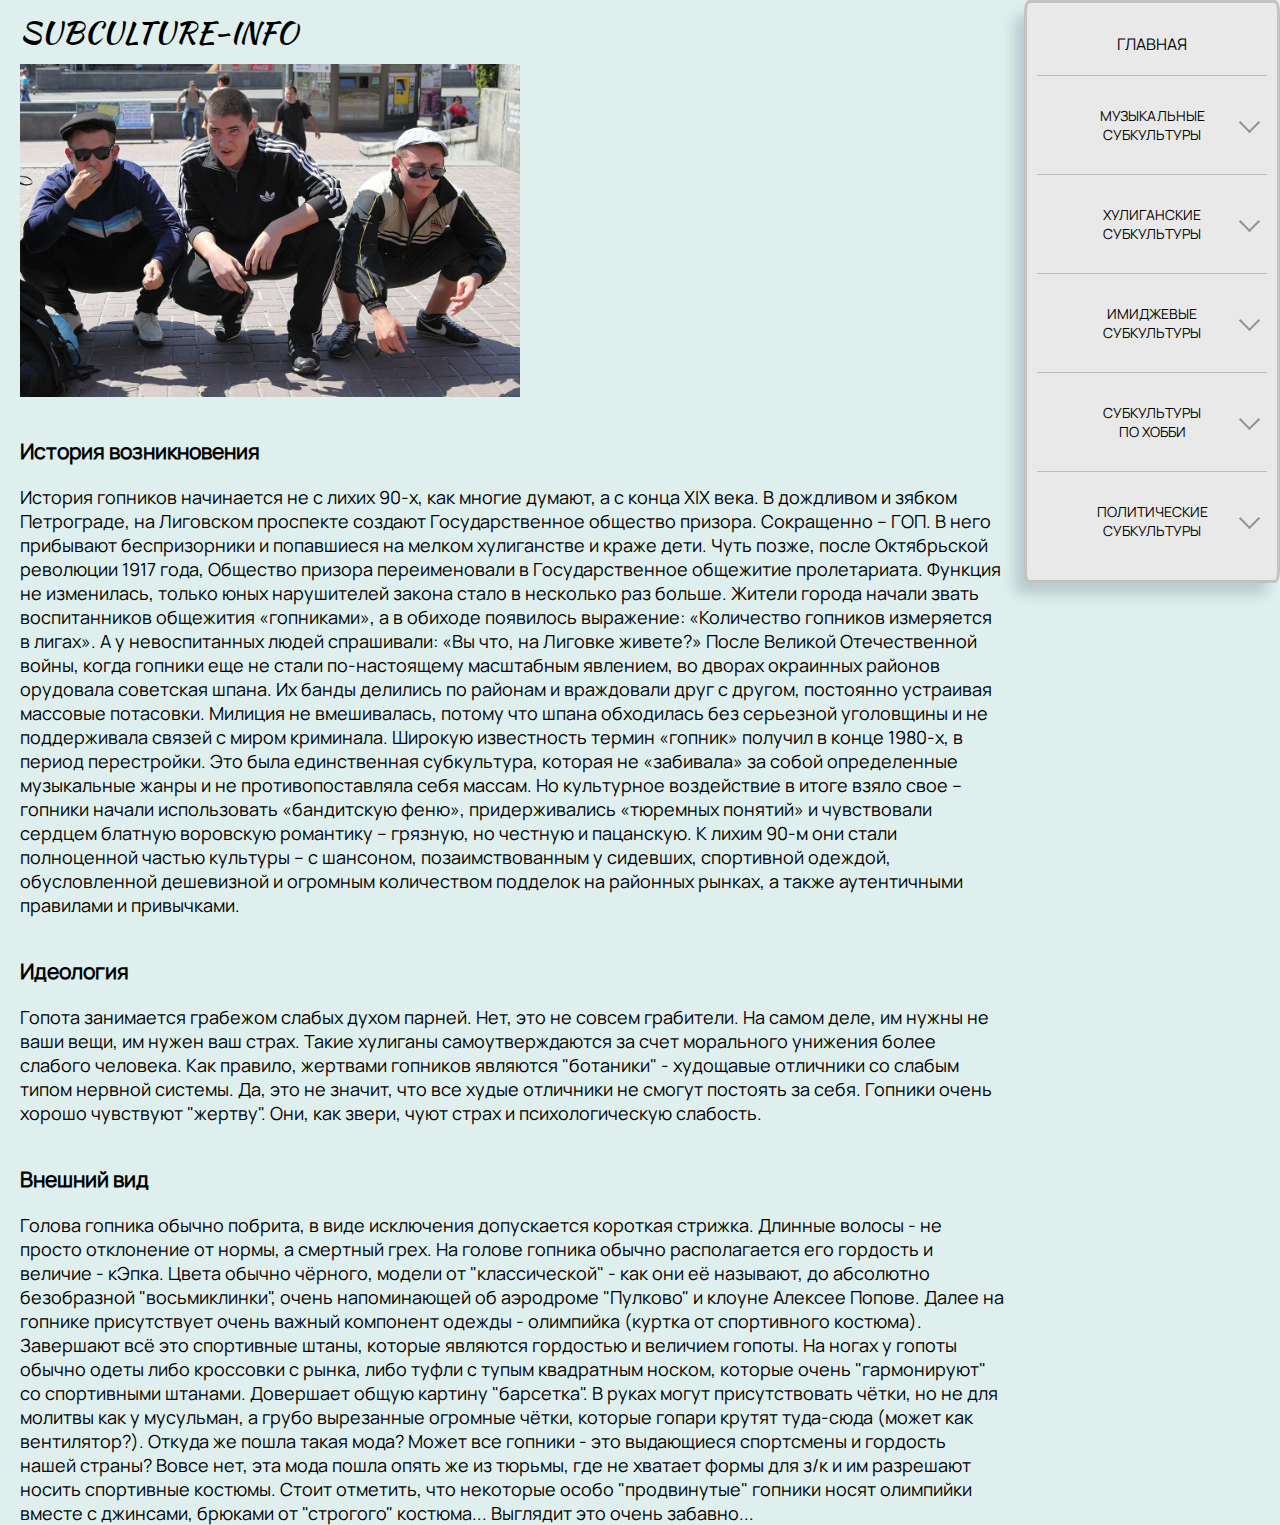
<file: pages/hooligan/gopniki/index.html>
<!DOCTYPE html>
<html lang="en">
<head>
	<meta name="viewport" content="width=device-width initial-scale=1">
	<meta charset="UTF-8">
	<title>Гопники</title>
	<link rel="stylesheet" href="../../сss/main.css">
</head>
<body>
<div class="wrapper">
	<header class="header">
			<div class="logo">
				subculture-info
			</div>	

			<div class="menu-toggle">
				<div class="toggle">
		
				</div>
			</div>
	</header>


			<div class="sidebar">
		<a href="../../homepage/homepage.html" class="home-link">Главная</a>
		<button class="menu-button "><span class="btn-text">Музыкальные <p>субкультуры</p></span></button>
			<div class="list ">
				<div class='list-item'><a href='../../musical/alternative/alternative.html'>Альтернативщики</a></div>
				<div class='list-item'><a href="../../musical/got/got.html">Готы</a></div>
				<div class='list-item'><a href="../../musical/metall/index.html">Металлисты</a></div>
				<div class='list-item'><a href="../../musical/punk/index.html">Панки</a></div>
				<div class='list-item'><a href="../../musical/rock/index.html">Рокеры</a></div>
				<div class='list-item'><a href="../../musical/hip-hop/index.html">Хип-хоп (рэперы)</a></div>
				<div class='list-item'><a href="../../musical/emo/emo.html">Эмо</a></div>
				<div class='list-item'><a href="../../musical/folk/folk.html">Фолкеры</a></div>
				<div class='list-item'><a href="../../musical/rave/index.html">Рейверы</a></div>
			</div>
		
		<button class="menu-button"><span class="btn-text">Хулиганские <p>субкультуры</p></span></button>
			<div class="list ">
				<div class='list-item'><a href="../../hooligan/gopniki/index.html">Гопники</a></div>
				<div class='list-item'><a href="../../hooligan/ultras/index.html">Ультрас</a></div>
				<div class='list-item'><a href="../../hooligan/football/index.html">Футбольные хулиганы</a></div>
				<div class='list-item'><a href="../../hooligan/offniki/index.html">Офники</a></div>
			</div>
		<button class="menu-button"><span class="btn-text">Имиджевые <p>субкультуры</p></span></button>
			<div class="list ">
				<div class='list-item'><a href="../../fashion/visualkei/index.html">Visualkei </a></div>
				<div class='list-item'> <a href="../../fashion/cybergot/index.html">Кибер-готы</a></div>
				<div class='list-item'><a href="../../fashion/cosplay/index.html">Косплей</a></div>
				<div class='list-item'><a href="../../fashion/teddy/index.html">Тедди-бои</a></div>
				<div class='list-item'><a href="../../fashion/freaks/index.html">Фрики</a></div>
			</div>
		
		<button class="menu-button"><span class="btn-text">Субкультуры  <p>по хобби</p></span></button>
			<div class="list ">
				<div class='list-item'><a href="../../hobby/baiker/index.html">Байкеры</a></div>
				<div class='list-item'> <a href="../../hobby/raiter/index.html">Райтеры</a></div>
				<div class='list-item'><a href="../../hobby/traicer/index.html">Трейсеры</a></div>
				<div class='list-item'><a href="../../hobby/hacker/index.html">Хакеры</a></div>
				<div class='list-item'><a href="../../hobby/otaku/index.html">Отаку</a></div>
				<div class='list-item'><a href="../../hobby/gamer/index.html">Геймеры</a></div>
				<div class='list-item'><a href="../../hobby/furri/index.html">Фурри</a></div>
			</div>
		
		<button class="menu-button"><span class="btn-text">Политические<p>субкультуры</p></span></button>
			<div class="list ">
				<div class='list-item'><a href="../../political/anarch-punk/anarch-punk.html">Анархо-панки</a></div>
				<div class='list-item'><a href="../../political/antifa/index.html">Антифа</a></div>
				<div class='list-item'><a href="../../political/sharpskin/index.html">SHARP-скинхеды</a></div>
				<div class='list-item'><a href="../../political/hcskin/index.html">НС-скинхеды</a></div>
				<div class='list-item'><a href="../../political/newage/index.html">Нью-Эйдж</a></div>
				<div class='list-item'><a href="../../political/Straight edge/index.html">Стрейт-Эйджеры</a></div>
				<div class='list-item'><a href="../../political/hipsters/index.html">Хипстеры</a></div>
				<div class='list-item'><a href="../../political/yuppi/index.html">Яппи</a></div>

			</div>
		</div>

		<div class="container">
			<div class="intro">
				<div class="intro-header">
					<img src="s1200.jpg" alt="image" class="sub-img">
					<div class="nav">
						<div class="nav-item">
							<a href="#history" class="nav-link first-link">История возникновения</a>
						</div>
						
						<div class="nav-item">
							<a href="#ideology" class="nav-link">Идеология</a>
						</div>
						
						<div class="nav-item">
							<a href="#visual" class="nav-link">Внешний вид</a>
						</div>
					</div>
				</div>



				<div class="text-description" id='history'>
						<h3 class="text-title">История возникновения</h3>

							История гопников начинается не с лихих 90-х, как многие думают, а с конца XIX века. В дождливом и зябком Петрограде, на Лиговском проспекте создают Государственное общество призора. Сокращенно – ГОП. В него прибывают беспризорники и попавшиеся на мелком хулиганстве и краже дети. Чуть позже, после Октябрьской революции 1917 года, Общество призора переименовали в Государственное общежитие пролетариата. Функция не изменилась, только юных нарушителей закона стало в несколько раз больше. Жители города начали звать воспитанников общежития «гопниками», а в обиходе появилось выражение: «Количество гопников измеряется в лигах». А у невоспитанных людей спрашивали: «Вы что, на Лиговке живете?»

							После Великой Отечественной войны, когда гопники еще не стали по-настоящему масштабным явлением, во дворах окраинных районов орудовала советская шпана. Их банды делились по районам и враждовали друг с другом, постоянно устраивая массовые потасовки. Милиция не вмешивалась, потому что шпана обходилась без серьезной уголовщины и не поддерживала связей с миром криминала.

							Широкую известность термин «гопник» получил в конце 1980-х, в период перестройки. Это была единственная субкультура, которая не «забивала» за собой определенные музыкальные жанры и не противопоставляла себя массам. Но культурное воздействие в итоге взяло свое – гопники начали использовать «бандитскую феню», придерживались «тюремных понятий» и чувствовали сердцем блатную воровскую романтику – грязную, но честную и пацанскую. К лихим 90-м они стали полноценной частью культуры – с шансоном, позаимствованным у сидевших, спортивной одеждой, обусловленной дешевизной и огромным количеством подделок на районных рынках, а также аутентичными правилами и привычками.
				</div>



				
				<div class="text-description" id='ideology'>
						<h3 class="text-title">Идеология</h3>


						Гопота занимается грабежом слабых духом парней. Нет, это не совсем грабители. На самом деле, им нужны не ваши вещи, им нужен ваш страх. Такие хулиганы самоутверждаются за счет морального унижения более слабого человека. Как правило, жертвами гопников являются "ботаники" - худощавые отличники со слабым типом нервной системы. Да, это не значит, что все худые отличники не смогут постоять за себя. Гопники очень хорошо чувствуют "жертву". Они, как звери, чуют страх и психологическую слабость.
				</div>



				<div class="text-description" id='visual'>
						<h3 class="text-title">Внешний вид</h3>


						Голова гопника обычно побрита, в виде исключения допускается короткая стрижка. Длинные волосы - не просто отклонение от нормы, а смертный грех. На голове гопника обычно располагается его гордость и величие - кЭпка. Цвета обычно чёрного, модели от "классической" - как они её называют, до абсолютно безобразной "восьмиклинки", очень напоминающей об аэродроме "Пулково" и клоуне Алексее Попове. Далее на гопнике присутствует очень важный компонент одежды - олимпийка (куртка от спортивного костюма). Завершают всё это спортивные штаны, которые являются гордостью и величием гопоты. На ногах у гопоты обычно одеты либо кроссовки с рынка, либо туфли с тупым квадратным носком, которые очень "гармонируют" со спортивными штанами. Довершает общую картину "барсетка". В руках могут присутствовать чётки, но не для молитвы как у мусульман, а грубо вырезанные огромные чётки, которые гопари крутят туда-сюда (может как вентилятор?). Откуда же пошла такая мода? Может все гопники - это выдающиеся спортсмены и гордость нашей страны? Вовсе нет, эта мода пошла опять же из тюрьмы, где не хватает формы для з/к и им разрешают носить спортивные костюмы. Стоит отметить, что некоторые особо "продвинутые" гопники носят олимпийки вместе с джинсами, брюками от "строгого" костюма... Выглядит это очень забавно...
				</div>

			</div>

		</div>
	</div>	
	<script src="../../js/app.js"></script>
</body>
</html>
</file>
<file: css/main.css>
*, *:before, *:after {
	box-sizing: border-box;
}

@font-face{
	font-family: Monrope;
	src: url(../fonts/Manrope-VariableFont_wght.ttf);
	font-weight: normal;
	font-style: normal;
}


p{
	margin: 0;
}

h1,h2,h3,h4,h5,h6{
	margin:0;
	font-family: Monrope, sans-serif;

}

a{
	text-decoration: none;
	color: #fff;
}

/* Intro*/
body{
	background: url(../img/intro-header.jpg);
	background-position: center;
	background-size: cover;
	background-repeat: no-repeat;
}
.intro{
	

	text-align: center;
	background-position: center;
	background-size: cover;
	background-repeat: no-repeat;
	width: 100vw;
	height: 100vh;


}


.sup-title{
	margin-bottom: 20px;
}
.section-title{
	font-size: 70px;
	color: #fff;
	width: 100vw;
	height: 100vh;
	justify-content: center;
	display: flex;
	flex-direction: column;

}


.intro-btn{
	margin-top: 50px;
	background-color: inherit;
	border: #fff 3px solid;
	padding: 5px 15px;
	color: #fff;
	font-size: 24px;
	cursor: pointer;
	font-family: Monrope, sans-serif;
	transition: background-color .2s linear;
	text-transform: uppercase;
	width: 260px;
	margin:  0 auto;
}


.intro-btn:hover{
	background-color: black;
}

@media(min-width: 2000px){
	.sup-title{
		font-size: 10rem;
	}
	.intro-btn{
		width: 12vw;
		height: 6.5vh;
		margin-top: 3rem;
		border: .5rem solid #fff;
		font-size: 3rem;
		
	}
	
}

@media(max-width: 990px){
	.section-title{
		font-size: 52px;
	}
}



@media(max-width: 800px){
		.section-title{
		font-size: 36px;
	}
}

@media(max-width: 680px){
	.section-title{
		font-size: 30px;
	}
}


@media(max-width: 575px){
	.section-title{
		font-size: 23px;
	}

}
</file>
<file: pages/сss/main.css>
*, :before, :after{
	box-sizing: border-box;
	margin:0;
	padding: 0;
}
:root{
		--color-dark: #a1a1a1;
}



@font-face {
 
font-family: 'KaushanScript'; 
src: url(../fonts/KaushanScript-Regular.ttf); 
font-style: normal; 
font-weight: normal; 
} 


@font-face{
	font-family: 'Monrope';
	src: url(../fonts/Manrope-VariableFont_wght.ttf);
	font-weight: normal;
	font-style: normal;
}


@font-face{
	font-family: 'Roboto';
	src: url(../fonts/Roboto-Black.ttf);
	font-weight: normal;
	font-style: normal;
}

p{
	margin: 0;
}

h1,h2,h3,h4,h5,h6{
	margin:0;
	font-family: Monrope, sans-serif;

}

a{
	text-decoration: none;
}


body{
	background-color: #deefed;


}

::-webkit-scrollbar{
	width: 8px;
}



::-webkit-scrollbar-thumb{
	background-color: var(--color-dark);
	border-radius: 5px;
}



::-webkit-scrollbar-track{
	background-color: #fff;
}
.wrapper{
	overflow-x: hidden;
}
/*CONTAINER*/

.container{
	padding:0 20px;
	width: 80vw;
}
/*header*/


.header{
	padding:10px 20px;
	font-size: 30px;
	font-family: KaushanScript, sans-serif;
	text-transform: uppercase;
	width: 100vw;
}

/*SIDEBAR*/

.sidebar{
	min-width: 200px;
	width:20vw;
	background-color: #E9E9E9;
	box-shadow: -11px 13px 13px -2px rgba(34, 60, 80, 0.2);
	position: absolute;
	top: 0;
	right: 0;
	border: 3px solid #C2C2C2;
	border-radius: 2%;
	display: flex;
	flex-direction: column;
	text-transform: uppercase;
	padding: 10px;
	justify-content: space-between;
	text-align: center;
	max-width: 100%;
	z-index: 1;
}


.home-link{
	color: #000;
	padding: 20px 0;
	font-family: Monrope, sans-serif;
	font-size: 16px;
}


.menu-button{
	background: none;
	border: none;
	cursor: pointer;
	text-transform: uppercase;
	border-top: 1px solid #BFBCBC;
	padding: 30px;
	font-size: 14px;
	position: relative;
	font-family: Monrope, sans-serif;
	outline: none;

}


.list{
 	display: none;
 	font-style: Roboto, sans-serif;
 	text-transform: uppercase;
 	font-size: 16px;


 }
.list a {
	text-decoration: none;
	color: #000;
	font-family: Monrope, sans-serif;

}


.btn-text:after{
	content: '';
	height: 15px;
	width: 15px;
	position: absolute;
	right: 10px;
	border-top: 2px solid #929292;
	border-right: 2px solid #929292;
	top: 40%;
	transform: rotate(135deg);
	transition: transform .3s ease;

}


.menu-button.click .btn-text:after{
	transform: rotate(-45deg);
}





.show{
	display: block;
}
.list-item{
	padding: 5px 0;
}

/*mobile-menu*/

.menu-toggle{
	height: auto;
	width: 40px;
	position: absolute;
	top: 20px;
	right: 10px;
	display: none;
	cursor: pointer;
	z-index: 1000;
}



.menu-toggle.clicked .toggle{
	background: none;
}


.menu-toggle.clicked .toggle:before{
	transform-origin: left top;
	transform: rotate(45deg)translate3d(-2px, -2px, 0);
}




.menu-toggle.clicked .toggle:after{
transform-origin: left bottom;
transform: rotate(-45deg) translate3d(-7px, 5px, 0);
}


.toggle{
	height: 4px;
	width: 100%;
	background: #fff;
	position: absolute;
	transition: background linear .2s;

}




.toggle:before{
	content: '';
	height: 4px;
	width: 100%;
	position: absolute;
	top: -8px;
	left: 0;
	background: #fff;
	transition: transform linear .2s;


}


.toggle:after{
	content: '';
	height: 4px;
	width: 100%;
	position: absolute;
	top: 8px;
	left: 0;
	background: #fff;
	transition: transform linear .2s;


}



/*
INTRO*/

.intro-header{
	display: flex;
	font-family: Monrope, sans-serif;
	margin-bottom: 20px;
}


.sub-img{
	display: block;
	min-height: 300px;
	width: 500px;
	margin-right: 100px;
}
/*NAV*/
.nav{
	display: none;
	flex-direction: column;
}

.nav-item{
	text-align: center;
	font-family: Monrope, sans-serif;
	margin-top: 20px;
}

.nav-item a {
	color: #000;
	font-family: Monrope, serif;
	font-weight: normal;
}


.first-link{
	margin-top: 0;
}


.nav-link{
	position: relative;
	font-family: Monrope, sans-serif;
}
.nav-link:after{
	content: '';
	width: 0;
	height: 3px; 
	background-color: #98E8F0;
	left: 0; 
	bottom: -5px; 
	transition: width .2s ease;
	display: block;
	position: absolute;
	
}



.nav-link:hover:after,
.nav-link:focus:after {
	width: 100%;

}

/*DESCRIPTION*/


.text-description{
	font-family: Monrope, sans-serif;
	font-size: 18px;
	margin-top: 40px;
}





.text-title{
	margin-bottom: 20px;
}

@media (min-width: 2000px){
	.header{
		font-size: 5rem;
	}
	.sub-img{
		width: 34vw;
		height: 32vh;
	}
	.sidebar{
		max-height: auto;
		min-height: 80vh;
		width: 25vw;
	}
	.btn-text:after{
		height: 2rem;
		width: 2rem;
	}

	.menu-button{
		font-size: 2.5rem;
		font-family: Monrope, serif;
	}
	.home-link{
		font-size: 2.6rem;
	}
	.list{
		font-size: 2.2rem;
	}

	.text-description{
		font-size: 3.2rem;
		width: 70vw;
	}
}


@media (max-width: 990px) {


/*sidebar*/
	.sidebar{
		display: none;
	}


	.active{
		height: auto;
		width: 100vw;
		border-radius: 0;
		display: flex;
	}

/*menu*/
	.menu-toggle{
		display: flex;
	}
/*description*/
	.sub-img{
		width: 50vw;
		height: 40vh;
		margin: 0;
		
	}
/*nav*/

.nav{
	display: flex;
}

/*INTRO*/


	.intro-header{
		flex-direction: column;
		align-items: center;
	}

	.intro{
		display: flex;
		flex-direction: column;
		


	}

	.container{
		width: 100vw;
		display: flex;
		flex-direction: column;
		justify-content: center;
	}



}


@media (max-width: 575px){
	.logo{
		font-size: 20px;
	}


	.sub-img{
		width: 90vw;
	}

	.container{
		width: 100vw;
	}
	
}
</file>
